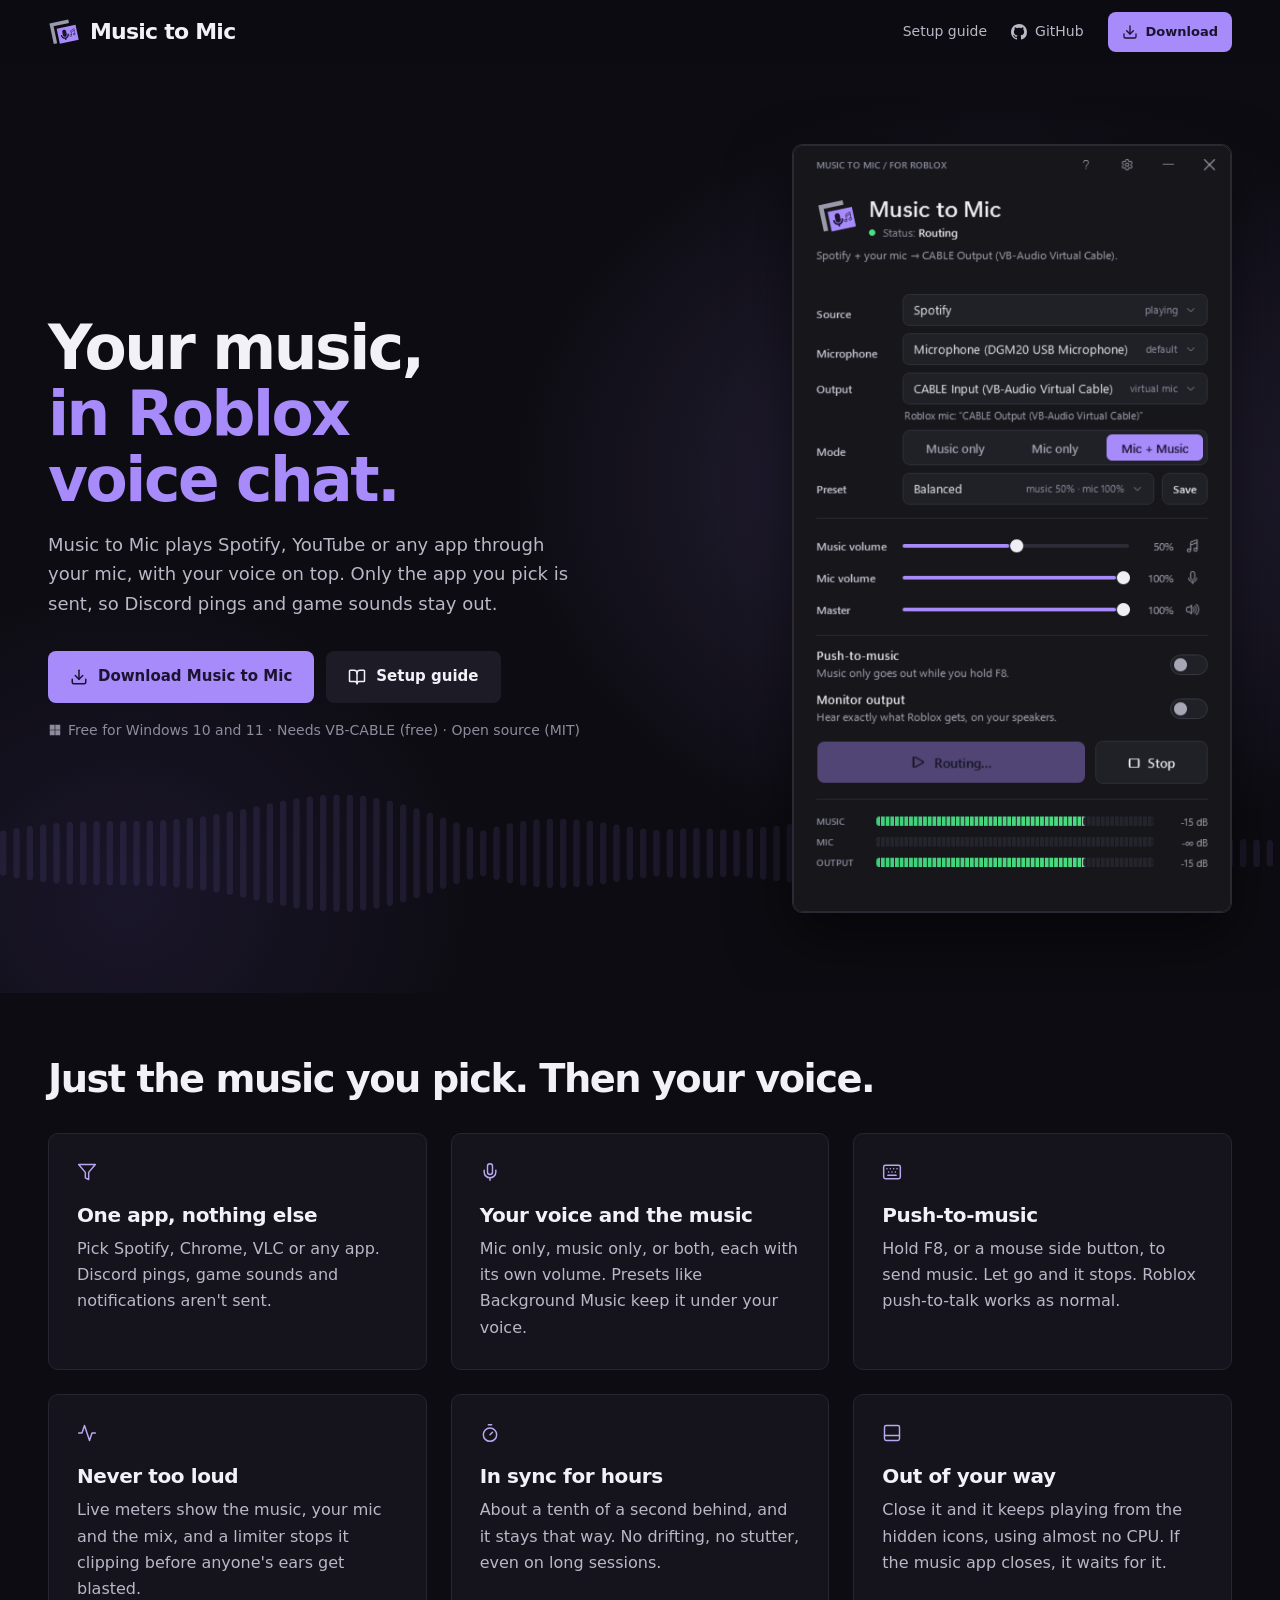
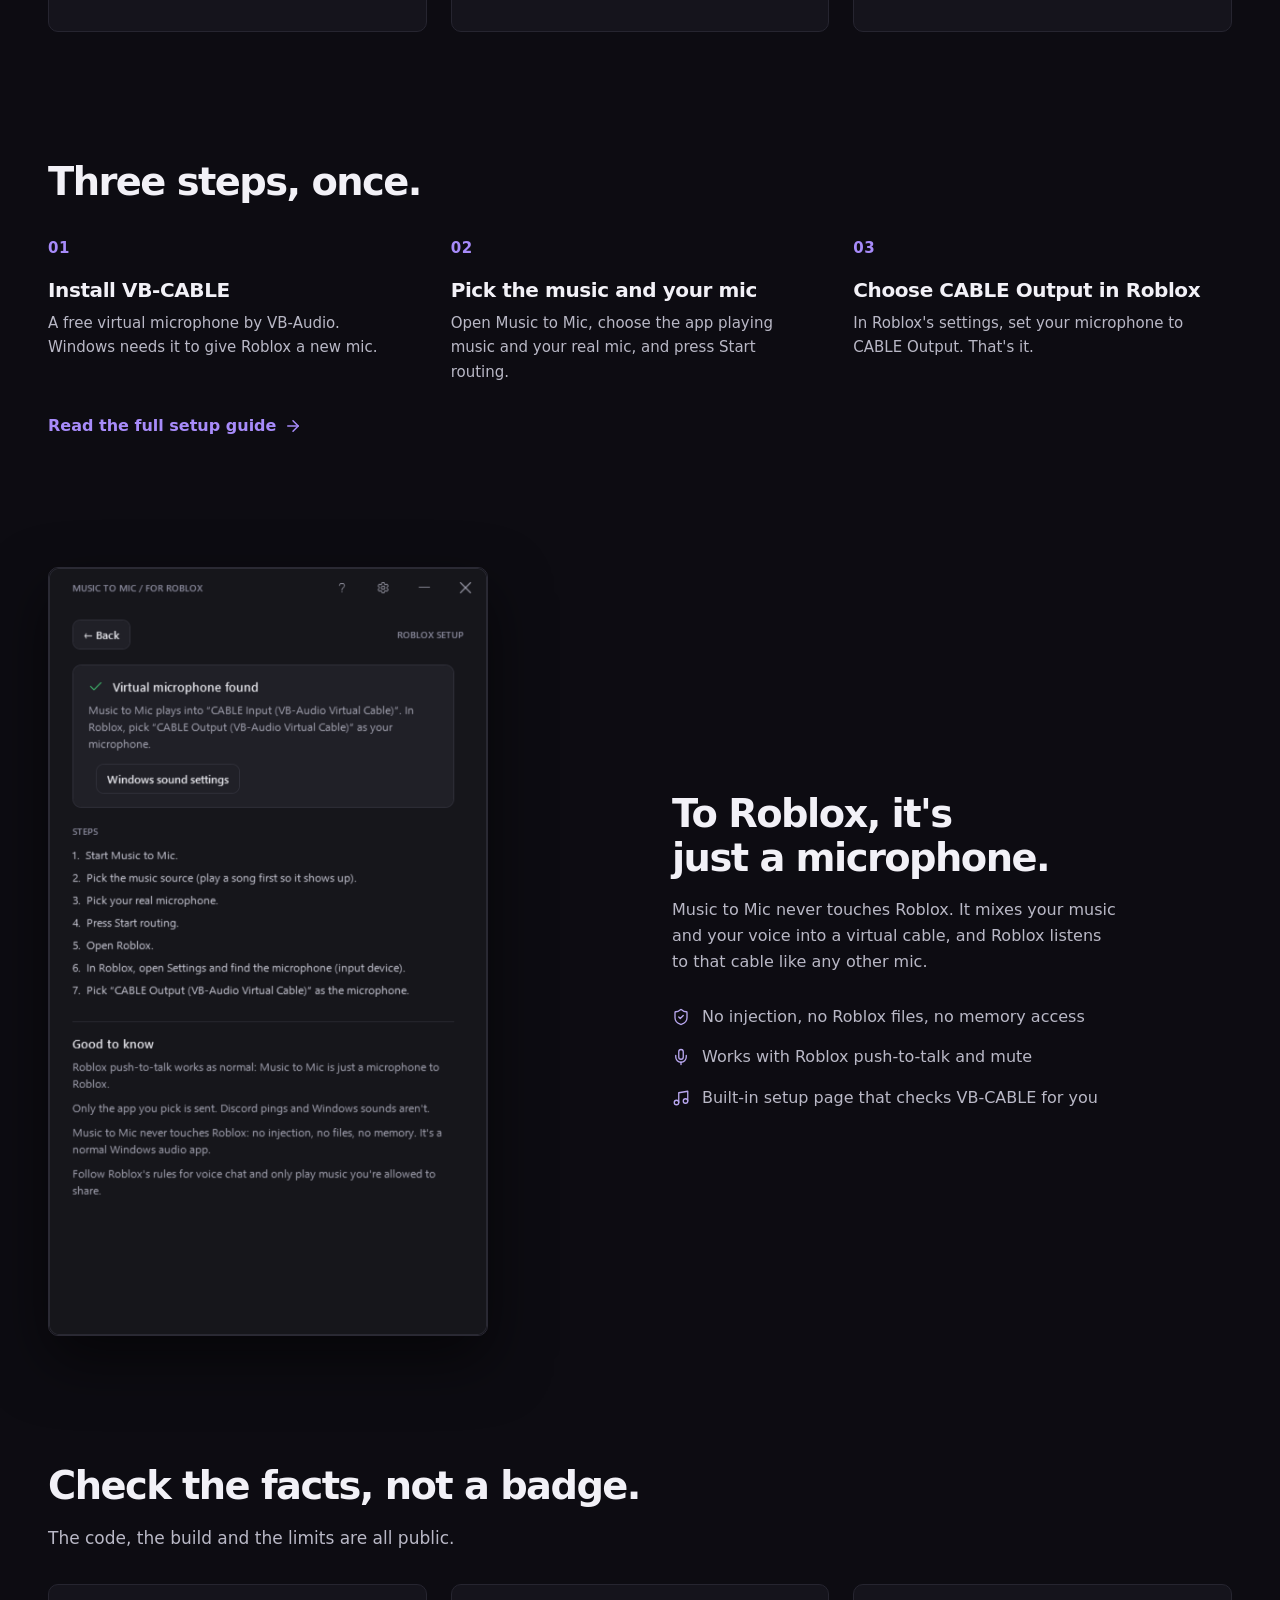
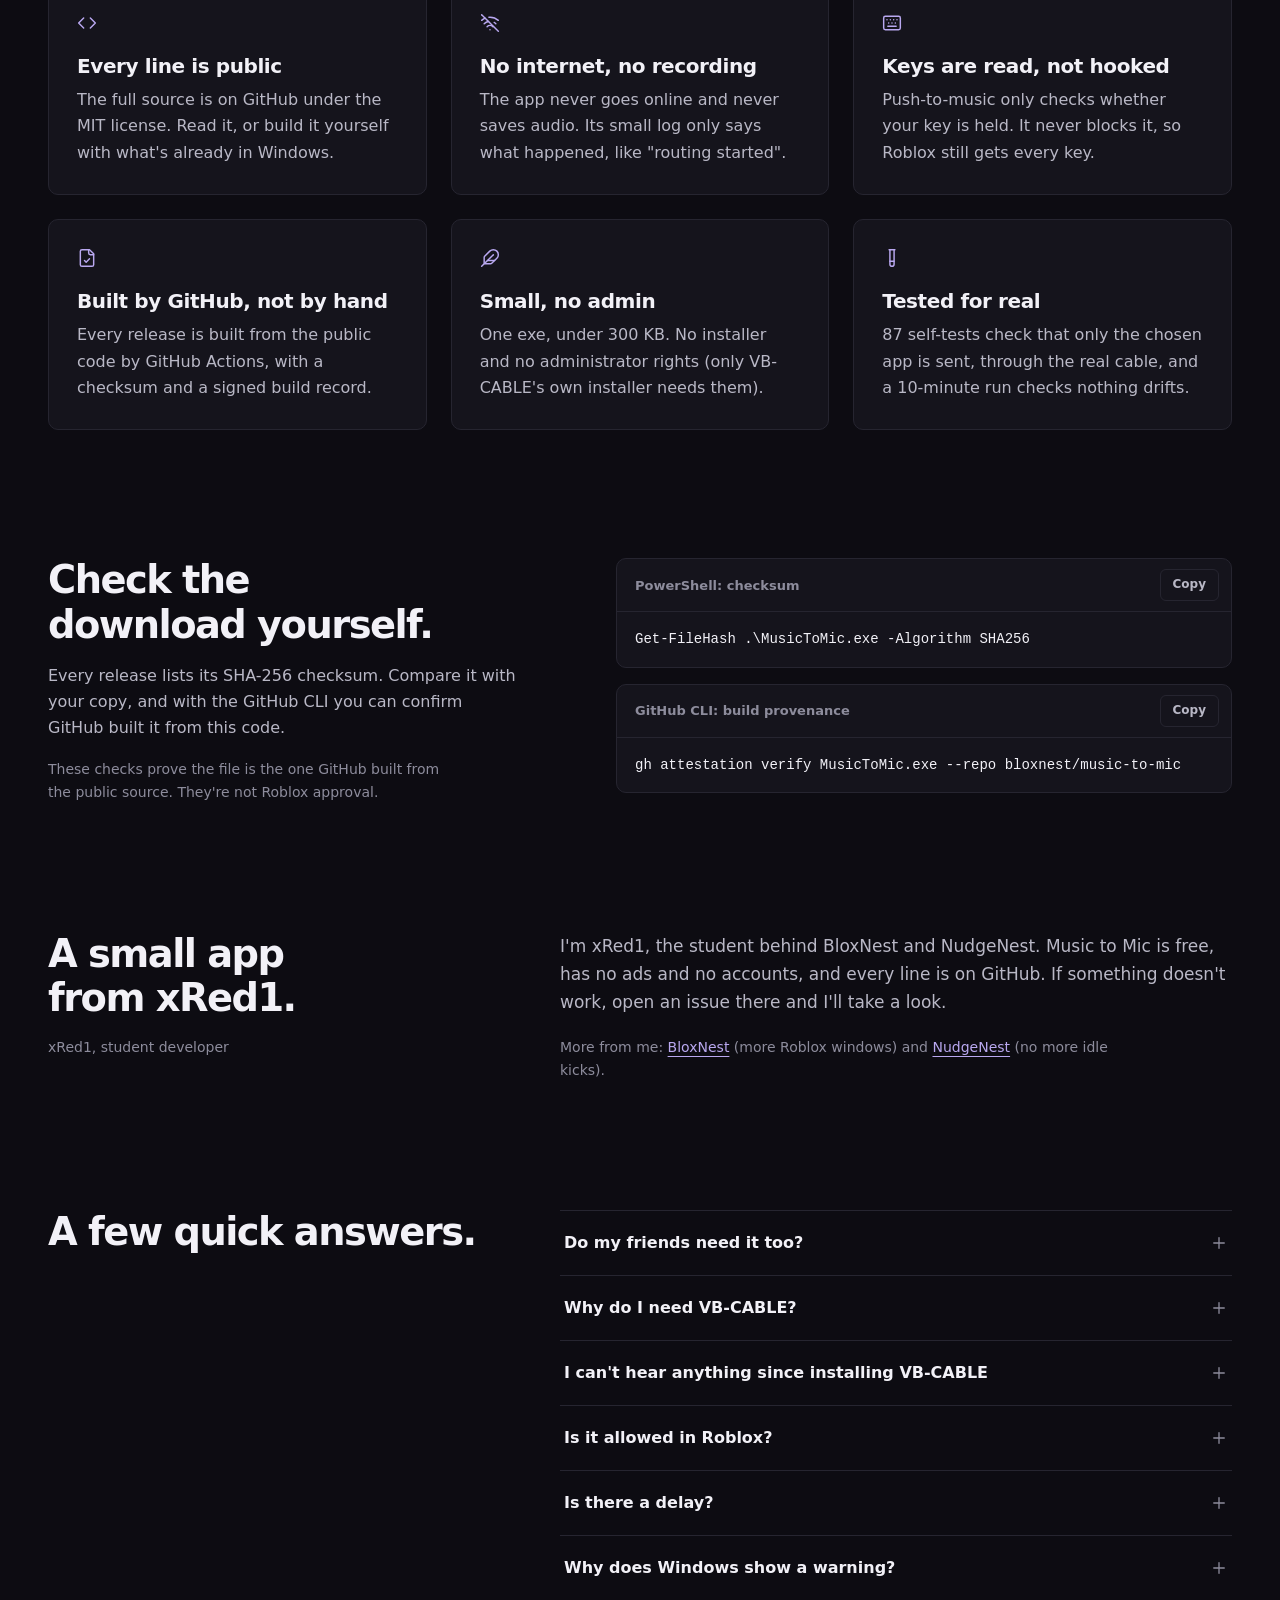
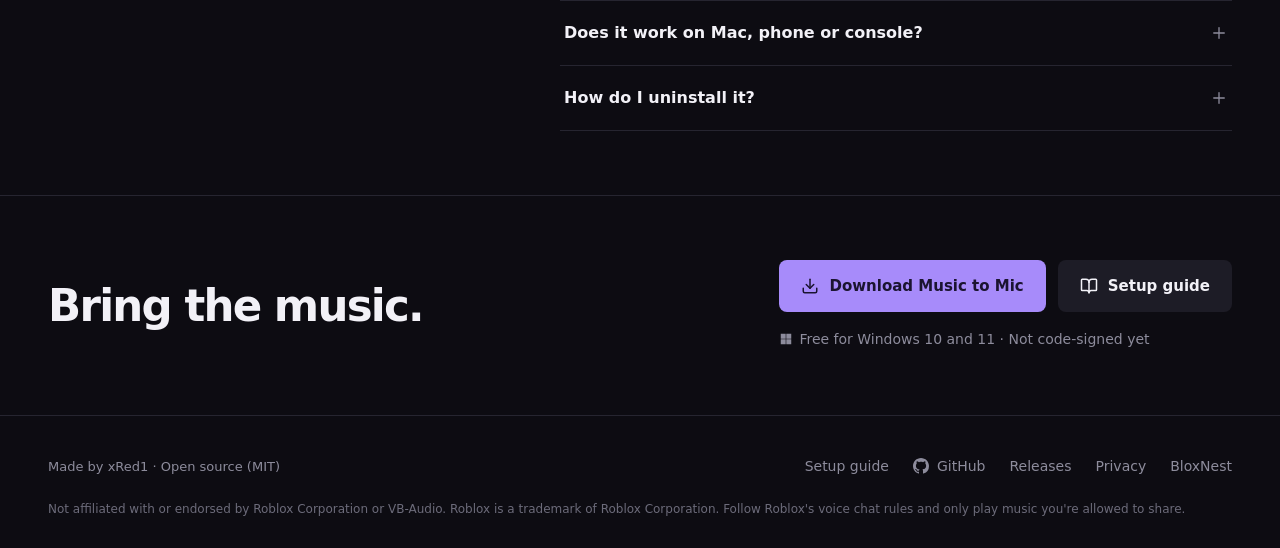
<file: docs/index.html>
<!DOCTYPE html>
<html lang="en">
<head>
  <meta charset="utf-8">
  <meta name="viewport" content="width=device-width, initial-scale=1">
  <title>Music to Mic | Play Music in Roblox Voice Chat</title>
  <meta name="description" content="Play Spotify, YouTube or any app through your mic in Roblox voice chat, with your voice on top. Free and open source for Windows. Made by xRed1.">
  <meta name="robots" content="index, follow">
  <meta name="author" content="xRed1">
  <meta name="application-name" content="Music to Mic">
  <meta name="theme-color" content="#0d0c12">
  <link rel="canonical" href="https://bloxnest.github.io/music-to-mic/">
  <link rel="icon" href="favicon.ico" sizes="any">
  <link rel="icon" type="image/svg+xml" href="assets/favicon.svg">
  <link rel="icon" type="image/png" sizes="32x32" href="assets/favicon-32.png">
  <link rel="apple-touch-icon" href="apple-touch-icon.png">
  <link rel="manifest" href="site.webmanifest">
  <meta property="og:type" content="website">
  <meta property="og:site_name" content="Music to Mic">
  <meta property="og:title" content="Music to Mic | Play Music in Roblox Voice Chat">
  <meta property="og:description" content="Your music, in Roblox voice chat. Play Spotify, YouTube or any app through your mic, with your voice on top. Free for Windows.">
  <meta property="og:url" content="https://bloxnest.github.io/music-to-mic/">
  <meta property="og:locale" content="en_US">
  <meta property="og:image" content="https://bloxnest.github.io/music-to-mic/assets/og-image.jpg">
  <meta property="og:image:type" content="image/jpeg">
  <meta property="og:image:width" content="1200">
  <meta property="og:image:height" content="630">
  <meta property="og:image:alt" content="Music to Mic logo and headline next to the app window, routing Spotify and a microphone into Roblox voice chat.">
  <meta name="twitter:card" content="summary_large_image">
  <meta name="twitter:title" content="Music to Mic | Play Music in Roblox Voice Chat">
  <meta name="twitter:description" content="Play Spotify, YouTube or any app through your mic in Roblox voice chat. Free for Windows.">
  <meta name="twitter:image" content="https://bloxnest.github.io/music-to-mic/assets/og-image.jpg">
  <script type="application/ld+json">
  {
    "@context": "https://schema.org",
    "@type": "SoftwareApplication",
    "name": "Music to Mic",
    "url": "https://bloxnest.github.io/music-to-mic/",
    "description": "Play an app's audio, like Spotify or YouTube, through a virtual microphone in Roblox voice chat, mixed with your real mic.",
    "applicationCategory": "MultimediaApplication",
    "operatingSystem": "Windows 10, Windows 11",
    "softwareVersion": "1.0.0",
    "downloadUrl": "https://github.com/bloxnest/music-to-mic/releases/latest/download/MusicToMic.exe",
    "isAccessibleForFree": true,
    "offers": { "@type": "Offer", "price": 0, "priceCurrency": "USD" },
    "license": "https://github.com/bloxnest/music-to-mic/blob/main/LICENSE",
    "image": "https://bloxnest.github.io/music-to-mic/assets/og-image.jpg",
    "screenshot": ["https://bloxnest.github.io/music-to-mic/assets/app-main.png"],
    "sameAs": ["https://github.com/bloxnest/music-to-mic"],
    "author": { "@type": "Person", "name": "xRed1" }
  }
  </script>
  <link rel="stylesheet" href="assets/site.css">
</head>
<body>
  <!-- Interface icons: Lucide (ISC licence). Brand marks: GitHub and Microsoft Windows. -->
  <svg width="0" height="0" style="position:absolute" aria-hidden="true" focusable="false">
    <defs>
      <symbol id="i-download" viewBox="0 0 24 24" fill="none" stroke="currentColor" stroke-width="2" stroke-linecap="round" stroke-linejoin="round"><path d="M21 15v4a2 2 0 0 1-2 2H5a2 2 0 0 1-2-2v-4"/><polyline points="7 10 12 15 17 10"/><line x1="12" x2="12" y1="15" y2="3"/></symbol>
      <symbol id="i-book" viewBox="0 0 24 24" fill="none" stroke="currentColor" stroke-width="2" stroke-linecap="round" stroke-linejoin="round"><path d="M12 7v14"/><path d="M3 18a1 1 0 0 1-1-1V4a1 1 0 0 1 1-1h5a4 4 0 0 1 4 4 4 4 0 0 1 4-4h5a1 1 0 0 1 1 1v13a1 1 0 0 1-1 1h-6a3 3 0 0 0-3 3 3 3 0 0 0-3-3z"/></symbol>
      <symbol id="i-filter" viewBox="0 0 24 24" fill="none" stroke="currentColor" stroke-width="1.75" stroke-linecap="round" stroke-linejoin="round"><polygon points="22 3 2 3 10 12.46 10 19 14 21 14 12.46 22 3"/></symbol>
      <symbol id="i-mic" viewBox="0 0 24 24" fill="none" stroke="currentColor" stroke-width="1.75" stroke-linecap="round" stroke-linejoin="round"><path d="M12 2a3 3 0 0 0-3 3v7a3 3 0 0 0 6 0V5a3 3 0 0 0-3-3Z"/><path d="M19 10v2a7 7 0 0 1-14 0v-2"/><line x1="12" x2="12" y1="19" y2="22"/></symbol>
      <symbol id="i-music" viewBox="0 0 24 24" fill="none" stroke="currentColor" stroke-width="1.75" stroke-linecap="round" stroke-linejoin="round"><path d="M9 18V5l12-2v13"/><circle cx="6" cy="18" r="3"/><circle cx="18" cy="16" r="3"/></symbol>
      <symbol id="i-keyboard" viewBox="0 0 24 24" fill="none" stroke="currentColor" stroke-width="1.75" stroke-linecap="round" stroke-linejoin="round"><rect width="20" height="16" x="2" y="4" rx="2"/><path d="M6 8h.01M10 8h.01M14 8h.01M18 8h.01M8 12h.01M12 12h.01M16 12h.01M7 16h10"/></symbol>
      <symbol id="i-activity" viewBox="0 0 24 24" fill="none" stroke="currentColor" stroke-width="1.75" stroke-linecap="round" stroke-linejoin="round"><path d="M22 12h-4l-3 9L9 3l-3 9H2"/></symbol>
      <symbol id="i-timer" viewBox="0 0 24 24" fill="none" stroke="currentColor" stroke-width="1.75" stroke-linecap="round" stroke-linejoin="round"><line x1="10" x2="14" y1="2" y2="2"/><line x1="12" x2="15" y1="14" y2="11"/><circle cx="12" cy="14" r="8"/></symbol>
      <symbol id="i-panel-bottom" viewBox="0 0 24 24" fill="none" stroke="currentColor" stroke-width="1.75" stroke-linecap="round" stroke-linejoin="round"><rect width="18" height="18" x="3" y="3" rx="2"/><path d="M3 15h18"/></symbol>
      <symbol id="i-shield-check" viewBox="0 0 24 24" fill="none" stroke="currentColor" stroke-width="1.75" stroke-linecap="round" stroke-linejoin="round"><path d="M20 13c0 5-3.5 7.5-7.66 8.95a1 1 0 0 1-.67-.01C7.5 20.5 4 18 4 13V6a1 1 0 0 1 1-1c2 0 4.5-1.2 6.24-2.72a1.17 1.17 0 0 1 1.52 0C14.51 3.81 17 5 19 5a1 1 0 0 1 1 1z"/><path d="m9 12 2 2 4-4"/></symbol>
      <symbol id="i-code" viewBox="0 0 24 24" fill="none" stroke="currentColor" stroke-width="1.75" stroke-linecap="round" stroke-linejoin="round"><path d="m16 18 6-6-6-6"/><path d="m8 6-6 6 6 6"/></symbol>
      <symbol id="i-wifi-off" viewBox="0 0 24 24" fill="none" stroke="currentColor" stroke-width="1.75" stroke-linecap="round" stroke-linejoin="round"><path d="M12 20h.01"/><path d="M8.5 16.43a5 5 0 0 1 7 0"/><path d="M5 12.86a10 10 0 0 1 5.17-2.69"/><path d="M19 12.86a10 10 0 0 0-2-1.52"/><path d="M2 8.82a15 15 0 0 1 4.18-2.64"/><path d="M22 8.82a15 15 0 0 0-11.29-3.76"/><path d="m2 2 20 20"/></symbol>
      <symbol id="i-file-check" viewBox="0 0 24 24" fill="none" stroke="currentColor" stroke-width="1.75" stroke-linecap="round" stroke-linejoin="round"><path d="M15 2H6a2 2 0 0 0-2 2v16a2 2 0 0 0 2 2h12a2 2 0 0 0 2-2V7Z"/><path d="M14 2v4a2 2 0 0 0 2 2h4"/><path d="m9 15 2 2 4-4"/></symbol>
      <symbol id="i-feather" viewBox="0 0 24 24" fill="none" stroke="currentColor" stroke-width="1.75" stroke-linecap="round" stroke-linejoin="round"><path d="M12.67 19a2 2 0 0 0 1.42-.59l6.15-6.17a6 6 0 0 0-8.49-8.49L5.59 9.91A2 2 0 0 0 5 11.33V18a1 1 0 0 0 1 1z"/><path d="M16 8 2 22"/><path d="M17.5 15H9"/></symbol>
      <symbol id="i-test-tube" viewBox="0 0 24 24" fill="none" stroke="currentColor" stroke-width="1.75" stroke-linecap="round" stroke-linejoin="round"><path d="M14.5 2v17.5c0 1.4-1.1 2.5-2.5 2.5s-2.5-1.1-2.5-2.5V2"/><path d="M8.5 2h7"/><path d="M14.5 16h-5"/></symbol>
      <symbol id="i-plus" viewBox="0 0 24 24" fill="none" stroke="currentColor" stroke-width="1.75" stroke-linecap="round" stroke-linejoin="round"><path d="M5 12h14"/><path d="M12 5v14"/></symbol>
      <symbol id="i-info" viewBox="0 0 24 24" fill="none" stroke="currentColor" stroke-width="2" stroke-linecap="round" stroke-linejoin="round"><circle cx="12" cy="12" r="10"/><path d="M12 16v-4"/><path d="M12 8h.01"/></symbol>
      <symbol id="i-alert" viewBox="0 0 24 24" fill="none" stroke="currentColor" stroke-width="2" stroke-linecap="round" stroke-linejoin="round"><path d="m21.73 18-8-14a2 2 0 0 0-3.48 0l-8 14A2 2 0 0 0 4 21h16a2 2 0 0 0 1.73-3"/><path d="M12 9v4"/><path d="M12 17h.01"/></symbol>
      <symbol id="i-arrow-right" viewBox="0 0 24 24" fill="none" stroke="currentColor" stroke-width="2" stroke-linecap="round" stroke-linejoin="round"><path d="M5 12h14"/><path d="m12 5 7 7-7 7"/></symbol>
      <symbol id="i-external" viewBox="0 0 24 24" fill="none" stroke="currentColor" stroke-width="2" stroke-linecap="round" stroke-linejoin="round"><path d="M15 3h6v6"/><path d="M10 14 21 3"/><path d="M18 13v6a2 2 0 0 1-2 2H5a2 2 0 0 1-2-2V8a2 2 0 0 1 2-2h6"/></symbol>
      <symbol id="i-github" viewBox="0 0 16 16" fill="currentColor"><path d="M8 0C3.58 0 0 3.58 0 8c0 3.54 2.29 6.53 5.47 7.59.4.07.55-.17.55-.38 0-.19-.01-.82-.01-1.49-2.01.37-2.53-.49-2.69-.94-.09-.23-.48-.94-.82-1.13-.28-.15-.68-.52-.01-.53.63-.01 1.08.58 1.23.82.72 1.21 1.87.87 2.33.66.07-.52.28-.87.51-1.07-1.78-.2-3.64-.89-3.64-3.95 0-.87.31-1.59.82-2.15-.08-.2-.36-1.02.08-2.12 0 0 .67-.21 2.2.82.64-.18 1.32-.27 2-.27.68 0 1.36.09 2 .27 1.53-1.04 2.2-.82 2.2-.82.44 1.1.16 1.92.08 2.12.51.56.82 1.27.82 2.15 0 3.07-1.87 3.75-3.65 3.95.29.25.54.73.54 1.48 0 1.07-.01 1.93-.01 2.2 0 .21.15.46.55.38A8.013 8.013 0 0 0 16 8c0-4.42-3.58-8-8-8z"/></symbol>
      <symbol id="i-windows" viewBox="0 0 24 24" fill="currentColor"><path d="M3 3h8.5v8.5H3zM12.5 3H21v8.5h-8.5zM3 12.5h8.5V21H3zM12.5 12.5H21V21h-8.5z"/></symbol>
    </defs>
  </svg>
  <a class="skip-link" href="#main">Skip to content</a>

  <header class="site-header">
    <nav class="nav container" aria-label="Main navigation">
      <a class="brand" href="./" aria-label="Music to Mic home">
        <img src="assets/logo.svg" width="32" height="32" alt="">
        <span>Music to Mic</span>
      </a>
      <div class="nav-actions">
        <a class="text-link" href="guide.html">Setup guide</a>
        <a class="text-link nav-github" href="https://github.com/bloxnest/music-to-mic">
          <svg class="icon" aria-hidden="true" focusable="false"><use href="#i-github"/></svg>GitHub
        </a>
        <a class="button button-small" href="https://github.com/bloxnest/music-to-mic/releases/latest/download/MusicToMic.exe" aria-label="Download Music to Mic for Windows">
          <svg class="icon" aria-hidden="true" focusable="false"><use href="#i-download"/></svg>Download
        </a>
      </div>
    </nav>
  </header>

  <main id="main" tabindex="-1">
    <section class="hero" aria-labelledby="hero-title">
      <svg class="hero-wave" viewBox="0 0 1200 240" preserveAspectRatio="none" aria-hidden="true" focusable="false">
        <g fill="currentColor"><rect x="0.0" y="100.4" width="6" height="39.1" rx="3"/><rect x="12.5" y="98.3" width="6" height="43.4" rx="3"/><rect x="25.0" y="96.5" width="6" height="47.0" rx="3"/><rect x="37.5" y="95.0" width="6" height="49.9" rx="3"/><rect x="50.0" y="93.9" width="6" height="52.2" rx="3"/><rect x="62.5" y="93.1" width="6" height="53.8" rx="3"/><rect x="75.0" y="92.6" width="6" height="54.8" rx="3"/><rect x="87.5" y="92.3" width="6" height="55.3" rx="3"/><rect x="100.0" y="92.2" width="6" height="55.6" rx="3"/><rect x="112.5" y="92.1" width="6" height="55.7" rx="3"/><rect x="125.0" y="92.0" width="6" height="56.0" rx="3"/><rect x="137.5" y="91.8" width="6" height="56.5" rx="3"/><rect x="150.0" y="91.3" width="6" height="57.4" rx="3"/><rect x="162.5" y="90.5" width="6" height="58.9" rx="3"/><rect x="175.0" y="89.4" width="6" height="61.1" rx="3"/><rect x="187.5" y="88.0" width="6" height="64.0" rx="3"/><rect x="200.0" y="86.2" width="6" height="67.6" rx="3"/><rect x="212.5" y="84.1" width="6" height="71.8" rx="3"/><rect x="225.0" y="81.8" width="6" height="76.4" rx="3"/><rect x="237.5" y="79.4" width="6" height="81.3" rx="3"/><rect x="250.0" y="76.9" width="6" height="86.2" rx="3"/><rect x="262.5" y="74.6" width="6" height="90.8" rx="3"/><rect x="275.0" y="72.6" width="6" height="94.9" rx="3"/><rect x="287.5" y="70.9" width="6" height="98.1" rx="3"/><rect x="300.0" y="69.8" width="6" height="100.4" rx="3"/><rect x="312.5" y="69.3" width="6" height="101.3" rx="3"/><rect x="325.0" y="69.6" width="6" height="100.9" rx="3"/><rect x="337.5" y="70.5" width="6" height="98.9" rx="3"/><rect x="350.0" y="72.3" width="6" height="95.5" rx="3"/><rect x="362.5" y="74.7" width="6" height="90.7" rx="3"/><rect x="375.0" y="77.7" width="6" height="84.6" rx="3"/><rect x="387.5" y="81.2" width="6" height="77.6" rx="3"/><rect x="400.0" y="85.1" width="6" height="69.8" rx="3"/><rect x="412.5" y="89.2" width="6" height="61.6" rx="3"/><rect x="425.0" y="93.3" width="6" height="53.4" rx="3"/><rect x="437.5" y="97.3" width="6" height="45.4" rx="3"/><rect x="450.0" y="100.4" width="6" height="39.3" rx="3"/><rect x="462.5" y="97.0" width="6" height="46.0" rx="3"/><rect x="475.0" y="94.2" width="6" height="51.6" rx="3"/><rect x="487.5" y="92.1" width="6" height="55.8" rx="3"/><rect x="500.0" y="90.7" width="6" height="58.5" rx="3"/><rect x="512.5" y="90.1" width="6" height="59.8" rx="3"/><rect x="525.0" y="90.2" width="6" height="59.7" rx="3"/><rect x="537.5" y="90.8" width="6" height="58.4" rx="3"/><rect x="550.0" y="92.0" width="6" height="56.1" rx="3"/><rect x="562.5" y="93.5" width="6" height="53.1" rx="3"/><rect x="575.0" y="95.2" width="6" height="49.6" rx="3"/><rect x="587.5" y="96.9" width="6" height="46.1" rx="3"/><rect x="600.0" y="98.6" width="6" height="42.8" rx="3"/><rect x="612.5" y="100.0" width="6" height="40.0" rx="3"/><rect x="625.0" y="99.0" width="6" height="42.1" rx="3"/><rect x="637.5" y="98.4" width="6" height="43.3" rx="3"/><rect x="650.0" y="98.2" width="6" height="43.5" rx="3"/><rect x="662.5" y="98.6" width="6" height="42.8" rx="3"/><rect x="675.0" y="99.4" width="6" height="41.2" rx="3"/><rect x="687.5" y="100.0" width="6" height="40.1" rx="3"/><rect x="700.0" y="98.7" width="6" height="42.6" rx="3"/><rect x="712.5" y="97.3" width="6" height="45.4" rx="3"/><rect x="725.0" y="96.0" width="6" height="48.0" rx="3"/><rect x="737.5" y="94.8" width="6" height="50.4" rx="3"/><rect x="750.0" y="94.0" width="6" height="52.1" rx="3"/><rect x="762.5" y="93.5" width="6" height="52.9" rx="3"/><rect x="775.0" y="93.7" width="6" height="52.7" rx="3"/><rect x="787.5" y="94.4" width="6" height="51.2" rx="3"/><rect x="800.0" y="95.7" width="6" height="48.5" rx="3"/><rect x="812.5" y="97.7" width="6" height="44.6" rx="3"/><rect x="825.0" y="100.2" width="6" height="39.5" rx="3"/><rect x="837.5" y="100.4" width="6" height="39.2" rx="3"/><rect x="850.0" y="97.4" width="6" height="45.2" rx="3"/><rect x="862.5" y="94.2" width="6" height="51.6" rx="3"/><rect x="875.0" y="91.0" width="6" height="58.0" rx="3"/><rect x="887.5" y="87.9" width="6" height="64.3" rx="3"/><rect x="900.0" y="85.0" width="6" height="69.9" rx="3"/><rect x="912.5" y="82.6" width="6" height="74.8" rx="3"/><rect x="925.0" y="80.7" width="6" height="78.6" rx="3"/><rect x="937.5" y="79.4" width="6" height="81.1" rx="3"/><rect x="950.0" y="78.8" width="6" height="82.3" rx="3"/><rect x="962.5" y="78.9" width="6" height="82.1" rx="3"/><rect x="975.0" y="79.7" width="6" height="80.5" rx="3"/><rect x="987.5" y="81.1" width="6" height="77.7" rx="3"/><rect x="1000.0" y="83.1" width="6" height="73.8" rx="3"/><rect x="1012.5" y="85.5" width="6" height="69.0" rx="3"/><rect x="1025.0" y="88.2" width="6" height="63.7" rx="3"/><rect x="1037.5" y="91.1" width="6" height="57.9" rx="3"/><rect x="1050.0" y="94.0" width="6" height="52.0" rx="3"/><rect x="1062.5" y="96.8" width="6" height="46.3" rx="3"/><rect x="1075.0" y="99.5" width="6" height="41.0" rx="3"/><rect x="1087.5" y="101.9" width="6" height="36.2" rx="3"/><rect x="1100.0" y="104.0" width="6" height="32.0" rx="3"/><rect x="1112.5" y="105.7" width="6" height="28.6" rx="3"/><rect x="1125.0" y="107.0" width="6" height="26.0" rx="3"/><rect x="1137.5" y="107.6" width="6" height="24.7" rx="3"/><rect x="1150.0" y="107.6" width="6" height="24.9" rx="3"/><rect x="1162.5" y="107.7" width="6" height="24.5" rx="3"/><rect x="1175.0" y="108.1" width="6" height="23.9" rx="3"/><rect x="1187.5" y="108.5" width="6" height="23.0" rx="3"/></g>
      </svg>
      <div class="hero-grid container">
        <div class="hero-copy">
          <h1 id="hero-title">Your music, <span>in Roblox voice chat.</span></h1>
          <p class="hero-description">Music to Mic plays Spotify, YouTube or any app through your mic, with your voice on top. Only the app you pick is sent, so Discord pings and game sounds stay out.</p>
          <div class="actions">
            <a class="button" href="https://github.com/bloxnest/music-to-mic/releases/latest/download/MusicToMic.exe">
              <svg class="icon" aria-hidden="true" focusable="false"><use href="#i-download"/></svg>Download Music to Mic
            </a>
            <a class="button button-secondary" href="guide.html">
              <svg class="icon" aria-hidden="true" focusable="false"><use href="#i-book"/></svg>Setup guide
            </a>
          </div>
          <p class="platform">
            <svg class="icon" aria-hidden="true" focusable="false"><use href="#i-windows"/></svg>Free for Windows 10 and 11 · Needs VB-CABLE (free) · Open source (MIT)
          </p>
        </div>
        <img class="hero-app shot" src="assets/app-main.png" width="468" height="819" loading="eager" fetchpriority="high" decoding="async"
             alt="Music to Mic window routing Spotify and a microphone into CABLE Input, with the music, mic and output meters lit.">
      </div>
    </section>

    <section class="section container" aria-labelledby="features-title">
      <h2 class="section-title" id="features-title" data-reveal>Just the music you pick. Then your voice.</h2>
      <ul class="three-columns" role="list">
        <li class="feature" data-reveal data-delay="60">
          <svg class="icon" aria-hidden="true" focusable="false"><use href="#i-filter"/></svg>
          <h3>One app, nothing else</h3>
          <p>Pick Spotify, Chrome, VLC or any app. Discord pings, game sounds and notifications aren't sent.</p>
        </li>
        <li class="feature" data-reveal data-delay="120">
          <svg class="icon" aria-hidden="true" focusable="false"><use href="#i-mic"/></svg>
          <h3>Your voice and the music</h3>
          <p>Mic only, music only, or both, each with its own volume. Presets like Background Music keep it under your voice.</p>
        </li>
        <li class="feature" data-reveal data-delay="180">
          <svg class="icon" aria-hidden="true" focusable="false"><use href="#i-keyboard"/></svg>
          <h3>Push-to-music</h3>
          <p>Hold F8, or a mouse side button, to send music. Let go and it stops. Roblox push-to-talk works as normal.</p>
        </li>
        <li class="feature" data-reveal data-delay="60">
          <svg class="icon" aria-hidden="true" focusable="false"><use href="#i-activity"/></svg>
          <h3>Never too loud</h3>
          <p>Live meters show the music, your mic and the mix, and a limiter stops it clipping before anyone's ears get blasted.</p>
        </li>
        <li class="feature" data-reveal data-delay="120">
          <svg class="icon" aria-hidden="true" focusable="false"><use href="#i-timer"/></svg>
          <h3>In sync for hours</h3>
          <p>About a tenth of a second behind, and it stays that way. No drifting, no stutter, even on long sessions.</p>
        </li>
        <li class="feature" data-reveal data-delay="180">
          <svg class="icon" aria-hidden="true" focusable="false"><use href="#i-panel-bottom"/></svg>
          <h3>Out of your way</h3>
          <p>Close it and it keeps playing from the hidden icons, using almost no CPU. If the music app closes, it waits for it.</p>
        </li>
      </ul>
    </section>

    <section class="section container" aria-labelledby="how-title" data-reveal>
      <h2 class="section-title" id="how-title">Three steps, once.</h2>
      <ol class="three-columns steps" role="list">
        <li class="step">
          <span class="step-number" aria-hidden="true">01</span>
          <h3>Install VB-CABLE</h3>
          <p>A free virtual microphone by VB-Audio. Windows needs it to give Roblox a new mic.</p>
        </li>
        <li class="step">
          <span class="step-number" aria-hidden="true">02</span>
          <h3>Pick the music and your mic</h3>
          <p>Open Music to Mic, choose the app playing music and your real mic, and press Start routing.</p>
        </li>
        <li class="step">
          <span class="step-number" aria-hidden="true">03</span>
          <h3>Choose CABLE Output in Roblox</h3>
          <p>In Roblox's settings, set your microphone to CABLE Output. That's it.</p>
        </li>
      </ol>
      <a class="more-link" href="guide.html">Read the full setup guide <svg class="icon" aria-hidden="true" focusable="false"><use href="#i-arrow-right"/></svg></a>
    </section>

    <section class="section container" aria-labelledby="showcase-title">
      <div class="split">
        <img class="showcase-art shot" src="assets/app-setup.png" width="468" height="819" loading="lazy" decoding="async" data-reveal
             alt="Music to Mic's Roblox Setup page: virtual microphone found, and the seven setup steps.">
        <div class="showcase-copy" data-reveal data-delay="90">
          <h2 id="showcase-title">To Roblox, it's<br>just a microphone.</h2>
          <p>Music to Mic never touches Roblox. It mixes your music and your voice into a virtual cable, and Roblox listens to that cable like any other mic.</p>
          <ul class="points">
            <li><svg class="icon" aria-hidden="true" focusable="false"><use href="#i-shield-check"/></svg>No injection, no Roblox files, no memory access</li>
            <li><svg class="icon" aria-hidden="true" focusable="false"><use href="#i-mic"/></svg>Works with Roblox push-to-talk and mute</li>
            <li><svg class="icon" aria-hidden="true" focusable="false"><use href="#i-music"/></svg>Built-in setup page that checks VB-CABLE for you</li>
          </ul>
        </div>
      </div>
    </section>

    <section class="section container" id="safety" aria-labelledby="safety-title">
      <h2 class="section-title" id="safety-title" data-reveal>Check the facts, not a badge.</h2>
      <p class="section-intro" data-reveal>The code, the build and the limits are all public.</p>
      <ul class="three-columns" role="list">
        <li class="feature" data-reveal data-delay="60">
          <svg class="icon" aria-hidden="true" focusable="false"><use href="#i-code"/></svg>
          <h3>Every line is public</h3>
          <p>The full source is on GitHub under the MIT license. Read it, or build it yourself with what's already in Windows.</p>
        </li>
        <li class="feature" data-reveal data-delay="120">
          <svg class="icon" aria-hidden="true" focusable="false"><use href="#i-wifi-off"/></svg>
          <h3>No internet, no recording</h3>
          <p>The app never goes online and never saves audio. Its small log only says what happened, like "routing started".</p>
        </li>
        <li class="feature" data-reveal data-delay="180">
          <svg class="icon" aria-hidden="true" focusable="false"><use href="#i-keyboard"/></svg>
          <h3>Keys are read, not hooked</h3>
          <p>Push-to-music only checks whether your key is held. It never blocks it, so Roblox still gets every key.</p>
        </li>
        <li class="feature" data-reveal data-delay="60">
          <svg class="icon" aria-hidden="true" focusable="false"><use href="#i-file-check"/></svg>
          <h3>Built by GitHub, not by hand</h3>
          <p>Every release is built from the public code by GitHub Actions, with a checksum and a signed build record.</p>
        </li>
        <li class="feature" data-reveal data-delay="120">
          <svg class="icon" aria-hidden="true" focusable="false"><use href="#i-feather"/></svg>
          <h3>Small, no admin</h3>
          <p>One exe, under 300 KB. No installer and no administrator rights (only VB-CABLE's own installer needs them).</p>
        </li>
        <li class="feature" data-reveal data-delay="180">
          <svg class="icon" aria-hidden="true" focusable="false"><use href="#i-test-tube"/></svg>
          <h3>Tested for real</h3>
          <p>87 self-tests check that only the chosen app is sent, through the real cable, and a 10-minute run checks nothing drifts.</p>
        </li>
      </ul>
    </section>

    <section class="section container" id="verify" aria-labelledby="verify-title">
      <div class="split verify-grid" data-reveal>
        <div class="verify-copy">
          <h2 id="verify-title">Check the download yourself.</h2>
          <p>Every release lists its SHA-256 checksum. Compare it with your copy, and with the GitHub CLI you can confirm GitHub built it from this code.</p>
          <p class="fine">These checks prove the file is the one GitHub built from the public source. They're not Roblox approval.</p>
        </div>
        <div class="commands">
          <div class="command">
            <div class="command-head"><span>PowerShell: checksum</span><button class="copy" type="button" data-copy="c1">Copy</button></div>
            <pre id="c1">Get-FileHash .\MusicToMic.exe -Algorithm SHA256</pre>
          </div>
          <div class="command">
            <div class="command-head"><span>GitHub CLI: build provenance</span><button class="copy" type="button" data-copy="c2">Copy</button></div>
            <pre id="c2">gh attestation verify MusicToMic.exe --repo bloxnest/music-to-mic</pre>
          </div>
        </div>
      </div>
    </section>

    <section class="section container" aria-labelledby="story-title">
      <div class="split story-grid" data-reveal>
        <div>
          <h2 id="story-title">A small app from xRed1.</h2>
          <p class="signature">xRed1, student developer</p>
        </div>
        <div class="story-copy">
          <p>I'm xRed1, the student behind BloxNest and NudgeNest. Music to Mic is free, has no ads and no accounts, and every line is on GitHub. If something doesn't work, open an issue there and I'll take a look.</p>
          <p class="aside">More from me: <a href="https://bloxnest.github.io/">BloxNest</a> (more Roblox windows) and <a href="https://bloxnest.github.io/nudge-nest/">NudgeNest</a> (no more idle kicks).</p>
        </div>
      </div>
    </section>

    <section class="section container" id="faq" aria-labelledby="faq-title">
      <div class="split faq-grid" data-reveal>
        <h2 id="faq-title">A few quick answers.</h2>
        <div class="faq-list">
          <details>
            <summary><span>Do my friends need it too?</span><svg class="icon" aria-hidden="true" focusable="false"><use href="#i-plus"/></svg></summary>
            <p class="faq-answer">No. Only the person playing the music needs Music to Mic and VB-CABLE. Everyone else just hears your mic in Roblox.</p>
          </details>
          <details>
            <summary><span>Why do I need VB-CABLE?</span><svg class="icon" aria-hidden="true" focusable="false"><use href="#i-plus"/></svg></summary>
            <p class="faq-answer">Windows can't create a new microphone without a signed driver. VB-CABLE is a free, signed virtual audio cable by VB-Audio: Music to Mic plays into "CABLE Input", and Roblox hears it from "CABLE Output". VoiceMeeter and Virtual Audio Cable work too.</p>
          </details>
          <details>
            <summary><span>I can't hear anything since installing VB-CABLE</span><svg class="icon" aria-hidden="true" focusable="false"><use href="#i-plus"/></svg></summary>
            <p class="faq-answer">Windows sometimes makes CABLE Input your default speakers after the install. Set your real speakers back in Windows Sound settings; Music to Mic warns you when this happens. <a href="guide.html#speakers">How to fix it</a>.</p>
          </details>
          <details>
            <summary><span>Is it allowed in Roblox?</span><svg class="icon" aria-hidden="true" focusable="false"><use href="#i-plus"/></svg></summary>
            <p class="faq-answer">To Roblox it's just a microphone input; nothing about Roblox is changed. Follow Roblox's rules for voice chat and only play music you're allowed to share. Music to Mic isn't made or approved by Roblox, so use it at your own risk.</p>
          </details>
          <details>
            <summary><span>Is there a delay?</span><svg class="icon" aria-hidden="true" focusable="false"><use href="#i-plus"/></svg></summary>
            <p class="faq-answer">About a tenth of a second from the music app to Roblox's mic, and it stays steady for hours.</p>
          </details>
          <details>
            <summary><span>Why does Windows show a warning?</span><svg class="icon" aria-hidden="true" focusable="false"><use href="#i-plus"/></svg></summary>
            <p class="faq-answer">Music to Mic isn't code-signed yet, so Windows may say "Windows protected your PC". If you downloaded it from this site or GitHub, choose More info, then Run anyway. You can check the checksum first.</p>
          </details>
          <details>
            <summary><span>Does it work on Mac, phone or console?</span><svg class="icon" aria-hidden="true" focusable="false"><use href="#i-plus"/></svg></summary>
            <p class="faq-answer">No. It needs Windows 10 (version 2004 or newer) or Windows 11, and the Roblox app on that PC.</p>
          </details>
          <details>
            <summary><span>How do I uninstall it?</span><svg class="icon" aria-hidden="true" focusable="false"><use href="#i-plus"/></svg></summary>
            <p class="faq-answer">Right-click the icon in the hidden icons and choose Exit, then delete MusicToMic.exe and the %APPDATA%\MusicToMic folder. To remove VB-CABLE, run its setup again as administrator and choose Remove Driver.</p>
          </details>
        </div>
      </div>
    </section>

    <section class="section download" aria-labelledby="download-title">
      <div class="split download-grid container" data-reveal>
        <h2 id="download-title">Bring the music.</h2>
        <div class="download-cta">
          <div class="actions">
            <a class="button" href="https://github.com/bloxnest/music-to-mic/releases/latest/download/MusicToMic.exe">
              <svg class="icon" aria-hidden="true" focusable="false"><use href="#i-download"/></svg>Download Music to Mic
            </a>
            <a class="button button-secondary" href="guide.html">
              <svg class="icon" aria-hidden="true" focusable="false"><use href="#i-book"/></svg>Setup guide
            </a>
          </div>
          <p class="platform">
            <svg class="icon" aria-hidden="true" focusable="false"><use href="#i-windows"/></svg>Free for Windows 10 and 11 · Not code-signed yet
          </p>
        </div>
      </div>
    </section>
  </main>

  <footer class="site-footer">
    <div class="container">
      <div class="footer-top">
        <p>Made by xRed1 · Open source (MIT)</p>
        <nav class="footer-links" aria-label="Footer navigation">
          <a class="text-link" href="guide.html">Setup guide</a>
          <a class="text-link" href="https://github.com/bloxnest/music-to-mic">
            <svg class="icon" aria-hidden="true" focusable="false"><use href="#i-github"/></svg>GitHub
          </a>
          <a class="text-link" href="https://github.com/bloxnest/music-to-mic/releases">Releases</a>
          <a class="text-link" href="https://github.com/bloxnest/music-to-mic/blob/main/PRIVACY.md">Privacy</a>
          <a class="text-link" href="https://bloxnest.github.io/">BloxNest</a>
        </nav>
      </div>
      <p class="disclaimer">Not affiliated with or endorsed by Roblox Corporation or VB-Audio. Roblox is a trademark of Roblox Corporation. Follow Roblox's voice chat rules and only play music you're allowed to share.</p>
    </div>
  </footer>
  <script src="assets/site.js"></script>
</body>
</html>
</file>
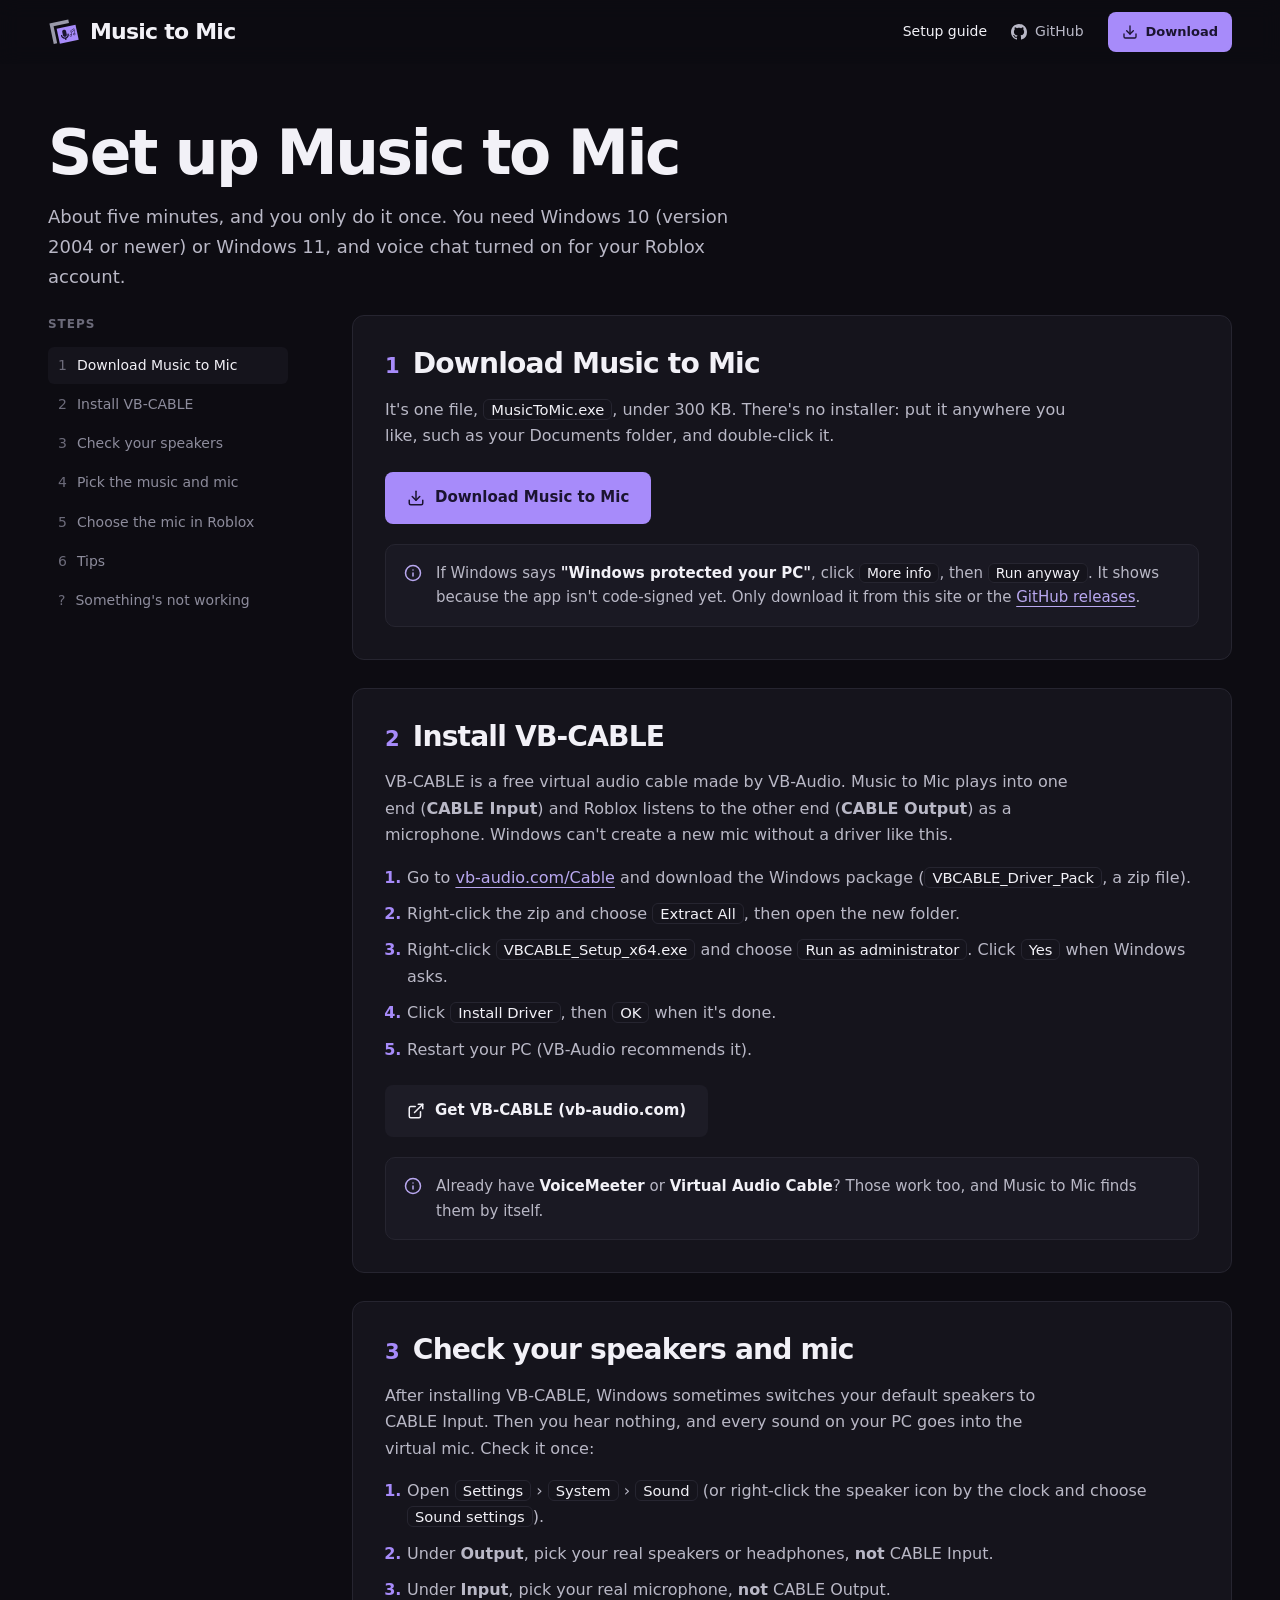
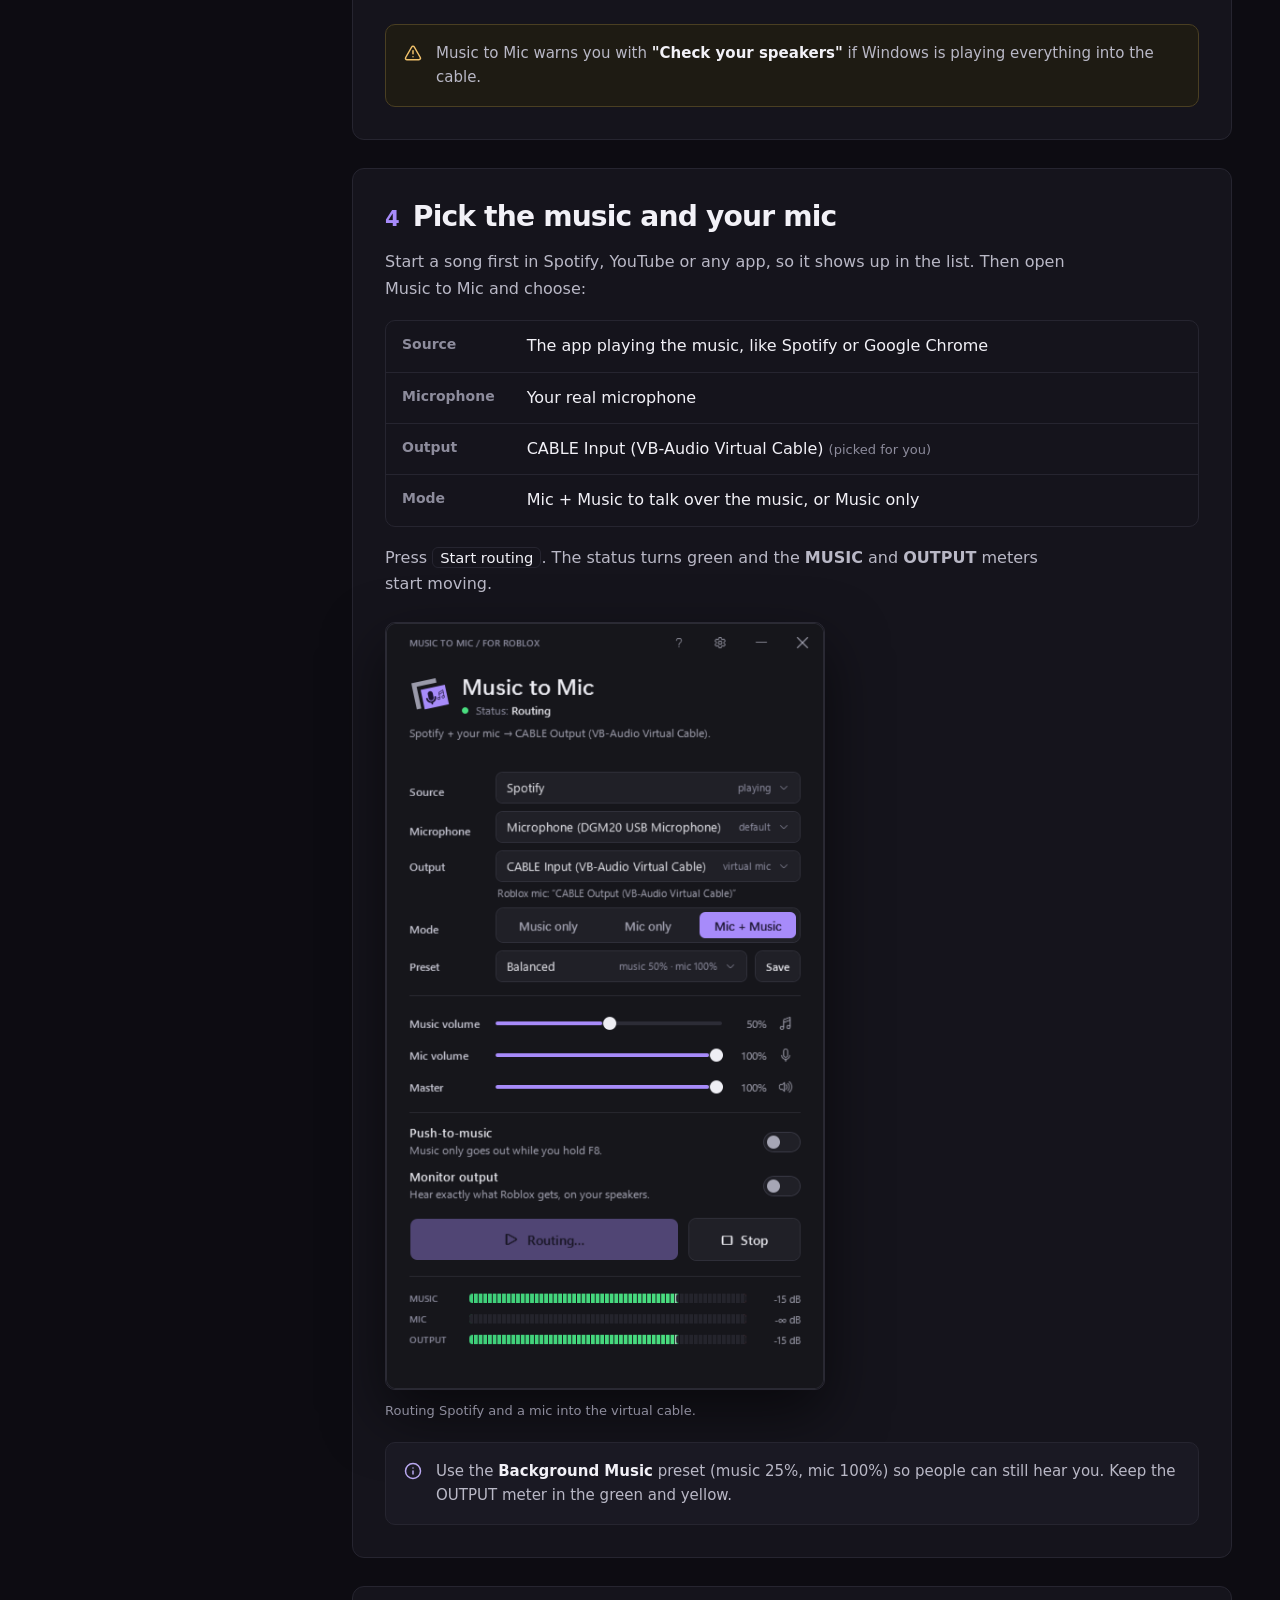
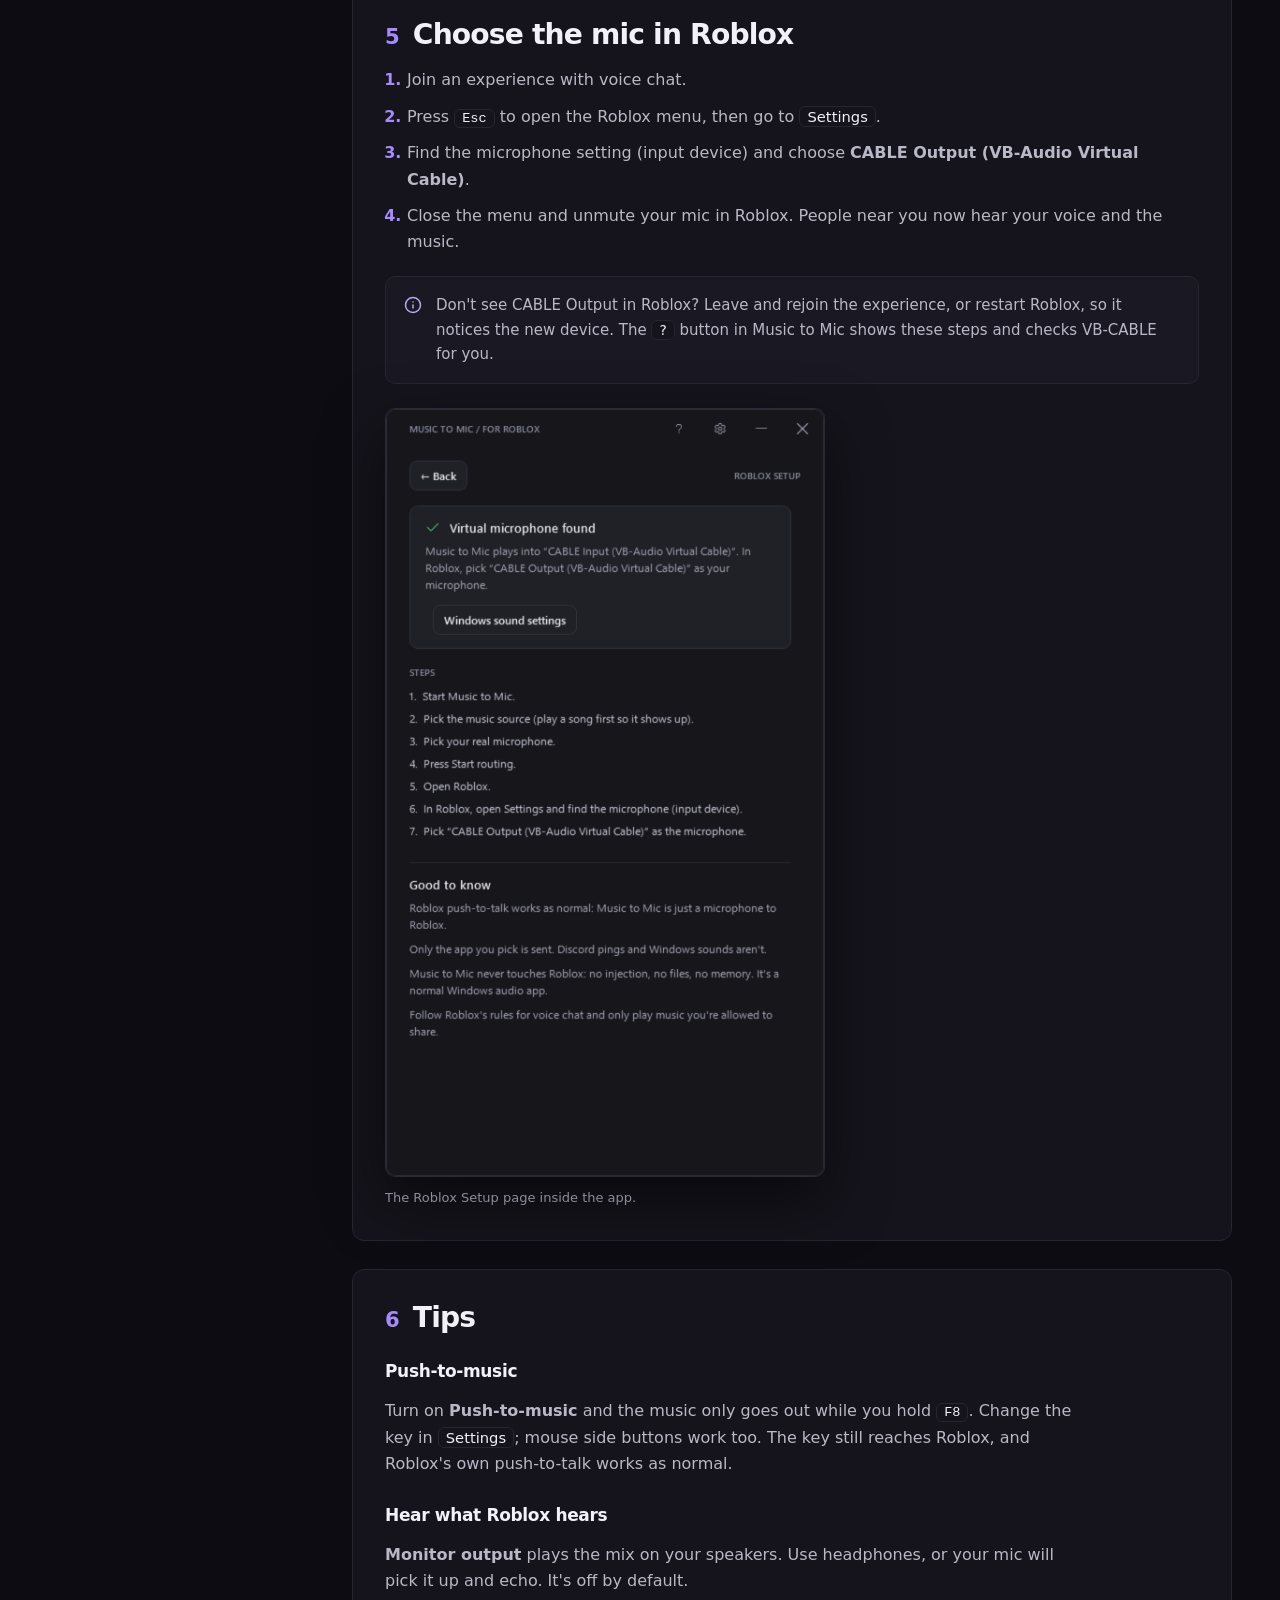
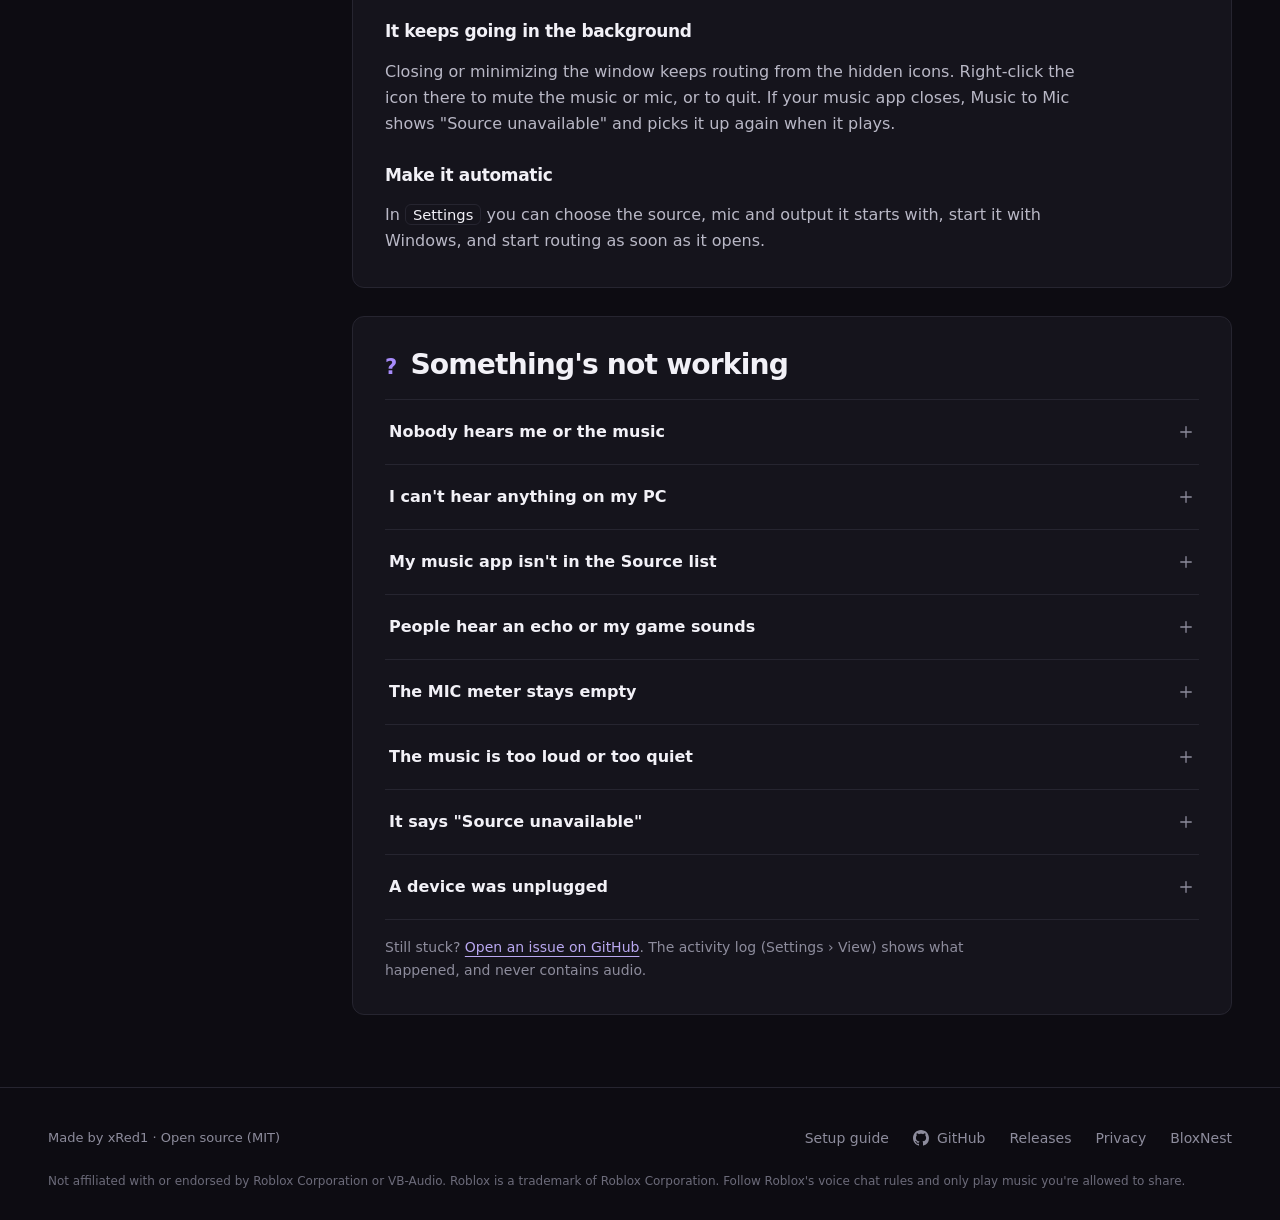
<file: docs/guide.html>
<!DOCTYPE html>
<html lang="en">
<head>
  <meta charset="utf-8">
  <meta name="viewport" content="width=device-width, initial-scale=1">
  <title>Setup Guide | Music to Mic for Roblox</title>
  <meta name="description" content="Set up Music to Mic in about five minutes: install VB-CABLE, pick your music and mic, and choose CABLE Output as your Roblox microphone. With fixes for common problems.">
  <meta name="robots" content="index, follow">
  <meta name="author" content="xRed1">
  <meta name="theme-color" content="#0d0c12">
  <link rel="canonical" href="https://bloxnest.github.io/music-to-mic/guide.html">
  <link rel="icon" href="favicon.ico" sizes="any">
  <link rel="icon" type="image/svg+xml" href="assets/favicon.svg">
  <link rel="icon" type="image/png" sizes="32x32" href="assets/favicon-32.png">
  <link rel="apple-touch-icon" href="apple-touch-icon.png">
  <link rel="manifest" href="site.webmanifest">
  <meta property="og:type" content="article">
  <meta property="og:site_name" content="Music to Mic">
  <meta property="og:title" content="Music to Mic setup guide">
  <meta property="og:description" content="Five minutes, once: install VB-CABLE, pick your music and mic, choose CABLE Output in Roblox.">
  <meta property="og:url" content="https://bloxnest.github.io/music-to-mic/guide.html">
  <meta property="og:image" content="https://bloxnest.github.io/music-to-mic/assets/og-image.jpg">
  <meta property="og:image:width" content="1200">
  <meta property="og:image:height" content="630">
  <meta name="twitter:card" content="summary_large_image">
  <meta name="twitter:image" content="https://bloxnest.github.io/music-to-mic/assets/og-image.jpg">
  <link rel="stylesheet" href="assets/site.css">
</head>
<body>
  <!-- Interface icons: Lucide (ISC licence). Brand marks: GitHub and Microsoft Windows. -->
  <svg width="0" height="0" style="position:absolute" aria-hidden="true" focusable="false">
    <defs>
      <symbol id="i-download" viewBox="0 0 24 24" fill="none" stroke="currentColor" stroke-width="2" stroke-linecap="round" stroke-linejoin="round"><path d="M21 15v4a2 2 0 0 1-2 2H5a2 2 0 0 1-2-2v-4"/><polyline points="7 10 12 15 17 10"/><line x1="12" x2="12" y1="15" y2="3"/></symbol>
      <symbol id="i-book" viewBox="0 0 24 24" fill="none" stroke="currentColor" stroke-width="2" stroke-linecap="round" stroke-linejoin="round"><path d="M12 7v14"/><path d="M3 18a1 1 0 0 1-1-1V4a1 1 0 0 1 1-1h5a4 4 0 0 1 4 4 4 4 0 0 1 4-4h5a1 1 0 0 1 1 1v13a1 1 0 0 1-1 1h-6a3 3 0 0 0-3 3 3 3 0 0 0-3-3z"/></symbol>
      <symbol id="i-filter" viewBox="0 0 24 24" fill="none" stroke="currentColor" stroke-width="1.75" stroke-linecap="round" stroke-linejoin="round"><polygon points="22 3 2 3 10 12.46 10 19 14 21 14 12.46 22 3"/></symbol>
      <symbol id="i-mic" viewBox="0 0 24 24" fill="none" stroke="currentColor" stroke-width="1.75" stroke-linecap="round" stroke-linejoin="round"><path d="M12 2a3 3 0 0 0-3 3v7a3 3 0 0 0 6 0V5a3 3 0 0 0-3-3Z"/><path d="M19 10v2a7 7 0 0 1-14 0v-2"/><line x1="12" x2="12" y1="19" y2="22"/></symbol>
      <symbol id="i-music" viewBox="0 0 24 24" fill="none" stroke="currentColor" stroke-width="1.75" stroke-linecap="round" stroke-linejoin="round"><path d="M9 18V5l12-2v13"/><circle cx="6" cy="18" r="3"/><circle cx="18" cy="16" r="3"/></symbol>
      <symbol id="i-keyboard" viewBox="0 0 24 24" fill="none" stroke="currentColor" stroke-width="1.75" stroke-linecap="round" stroke-linejoin="round"><rect width="20" height="16" x="2" y="4" rx="2"/><path d="M6 8h.01M10 8h.01M14 8h.01M18 8h.01M8 12h.01M12 12h.01M16 12h.01M7 16h10"/></symbol>
      <symbol id="i-activity" viewBox="0 0 24 24" fill="none" stroke="currentColor" stroke-width="1.75" stroke-linecap="round" stroke-linejoin="round"><path d="M22 12h-4l-3 9L9 3l-3 9H2"/></symbol>
      <symbol id="i-timer" viewBox="0 0 24 24" fill="none" stroke="currentColor" stroke-width="1.75" stroke-linecap="round" stroke-linejoin="round"><line x1="10" x2="14" y1="2" y2="2"/><line x1="12" x2="15" y1="14" y2="11"/><circle cx="12" cy="14" r="8"/></symbol>
      <symbol id="i-panel-bottom" viewBox="0 0 24 24" fill="none" stroke="currentColor" stroke-width="1.75" stroke-linecap="round" stroke-linejoin="round"><rect width="18" height="18" x="3" y="3" rx="2"/><path d="M3 15h18"/></symbol>
      <symbol id="i-shield-check" viewBox="0 0 24 24" fill="none" stroke="currentColor" stroke-width="1.75" stroke-linecap="round" stroke-linejoin="round"><path d="M20 13c0 5-3.5 7.5-7.66 8.95a1 1 0 0 1-.67-.01C7.5 20.5 4 18 4 13V6a1 1 0 0 1 1-1c2 0 4.5-1.2 6.24-2.72a1.17 1.17 0 0 1 1.52 0C14.51 3.81 17 5 19 5a1 1 0 0 1 1 1z"/><path d="m9 12 2 2 4-4"/></symbol>
      <symbol id="i-code" viewBox="0 0 24 24" fill="none" stroke="currentColor" stroke-width="1.75" stroke-linecap="round" stroke-linejoin="round"><path d="m16 18 6-6-6-6"/><path d="m8 6-6 6 6 6"/></symbol>
      <symbol id="i-wifi-off" viewBox="0 0 24 24" fill="none" stroke="currentColor" stroke-width="1.75" stroke-linecap="round" stroke-linejoin="round"><path d="M12 20h.01"/><path d="M8.5 16.43a5 5 0 0 1 7 0"/><path d="M5 12.86a10 10 0 0 1 5.17-2.69"/><path d="M19 12.86a10 10 0 0 0-2-1.52"/><path d="M2 8.82a15 15 0 0 1 4.18-2.64"/><path d="M22 8.82a15 15 0 0 0-11.29-3.76"/><path d="m2 2 20 20"/></symbol>
      <symbol id="i-file-check" viewBox="0 0 24 24" fill="none" stroke="currentColor" stroke-width="1.75" stroke-linecap="round" stroke-linejoin="round"><path d="M15 2H6a2 2 0 0 0-2 2v16a2 2 0 0 0 2 2h12a2 2 0 0 0 2-2V7Z"/><path d="M14 2v4a2 2 0 0 0 2 2h4"/><path d="m9 15 2 2 4-4"/></symbol>
      <symbol id="i-feather" viewBox="0 0 24 24" fill="none" stroke="currentColor" stroke-width="1.75" stroke-linecap="round" stroke-linejoin="round"><path d="M12.67 19a2 2 0 0 0 1.42-.59l6.15-6.17a6 6 0 0 0-8.49-8.49L5.59 9.91A2 2 0 0 0 5 11.33V18a1 1 0 0 0 1 1z"/><path d="M16 8 2 22"/><path d="M17.5 15H9"/></symbol>
      <symbol id="i-test-tube" viewBox="0 0 24 24" fill="none" stroke="currentColor" stroke-width="1.75" stroke-linecap="round" stroke-linejoin="round"><path d="M14.5 2v17.5c0 1.4-1.1 2.5-2.5 2.5s-2.5-1.1-2.5-2.5V2"/><path d="M8.5 2h7"/><path d="M14.5 16h-5"/></symbol>
      <symbol id="i-plus" viewBox="0 0 24 24" fill="none" stroke="currentColor" stroke-width="1.75" stroke-linecap="round" stroke-linejoin="round"><path d="M5 12h14"/><path d="M12 5v14"/></symbol>
      <symbol id="i-info" viewBox="0 0 24 24" fill="none" stroke="currentColor" stroke-width="2" stroke-linecap="round" stroke-linejoin="round"><circle cx="12" cy="12" r="10"/><path d="M12 16v-4"/><path d="M12 8h.01"/></symbol>
      <symbol id="i-alert" viewBox="0 0 24 24" fill="none" stroke="currentColor" stroke-width="2" stroke-linecap="round" stroke-linejoin="round"><path d="m21.73 18-8-14a2 2 0 0 0-3.48 0l-8 14A2 2 0 0 0 4 21h16a2 2 0 0 0 1.73-3"/><path d="M12 9v4"/><path d="M12 17h.01"/></symbol>
      <symbol id="i-arrow-right" viewBox="0 0 24 24" fill="none" stroke="currentColor" stroke-width="2" stroke-linecap="round" stroke-linejoin="round"><path d="M5 12h14"/><path d="m12 5 7 7-7 7"/></symbol>
      <symbol id="i-external" viewBox="0 0 24 24" fill="none" stroke="currentColor" stroke-width="2" stroke-linecap="round" stroke-linejoin="round"><path d="M15 3h6v6"/><path d="M10 14 21 3"/><path d="M18 13v6a2 2 0 0 1-2 2H5a2 2 0 0 1-2-2V8a2 2 0 0 1 2-2h6"/></symbol>
      <symbol id="i-github" viewBox="0 0 16 16" fill="currentColor"><path d="M8 0C3.58 0 0 3.58 0 8c0 3.54 2.29 6.53 5.47 7.59.4.07.55-.17.55-.38 0-.19-.01-.82-.01-1.49-2.01.37-2.53-.49-2.69-.94-.09-.23-.48-.94-.82-1.13-.28-.15-.68-.52-.01-.53.63-.01 1.08.58 1.23.82.72 1.21 1.87.87 2.33.66.07-.52.28-.87.51-1.07-1.78-.2-3.64-.89-3.64-3.95 0-.87.31-1.59.82-2.15-.08-.2-.36-1.02.08-2.12 0 0 .67-.21 2.2.82.64-.18 1.32-.27 2-.27.68 0 1.36.09 2 .27 1.53-1.04 2.2-.82 2.2-.82.44 1.1.16 1.92.08 2.12.51.56.82 1.27.82 2.15 0 3.07-1.87 3.75-3.65 3.95.29.25.54.73.54 1.48 0 1.07-.01 1.93-.01 2.2 0 .21.15.46.55.38A8.013 8.013 0 0 0 16 8c0-4.42-3.58-8-8-8z"/></symbol>
      <symbol id="i-windows" viewBox="0 0 24 24" fill="currentColor"><path d="M3 3h8.5v8.5H3zM12.5 3H21v8.5h-8.5zM3 12.5h8.5V21H3zM12.5 12.5H21V21h-8.5z"/></symbol>
    </defs>
  </svg>
  <a class="skip-link" href="#main">Skip to content</a>

  <header class="site-header">
    <nav class="nav container" aria-label="Main navigation">
      <a class="brand" href="./" aria-label="Music to Mic home">
        <img src="assets/logo.svg" width="32" height="32" alt="">
        <span>Music to Mic</span>
      </a>
      <div class="nav-actions">
        <a class="text-link" href="guide.html" aria-current="page">Setup guide</a>
        <a class="text-link nav-github" href="https://github.com/bloxnest/music-to-mic">
          <svg class="icon" aria-hidden="true" focusable="false"><use href="#i-github"/></svg>GitHub
        </a>
        <a class="button button-small" href="https://github.com/bloxnest/music-to-mic/releases/latest/download/MusicToMic.exe" aria-label="Download Music to Mic for Windows">
          <svg class="icon" aria-hidden="true" focusable="false"><use href="#i-download"/></svg>Download
        </a>
      </div>
    </nav>
  </header>

  <main id="main" tabindex="-1">
    <section class="guide-hero container" aria-labelledby="guide-title">
      <h1 id="guide-title">Set up Music to Mic</h1>
      <p>About five minutes, and you only do it once. You need Windows 10 (version 2004 or newer) or Windows 11, and voice chat turned on for your Roblox account.</p>
    </section>

    <div class="guide-layout container">
      <nav class="toc" aria-label="Steps">
        <p>Steps</p>
        <a href="#download"><span>1</span>Download Music to Mic</a>
        <a href="#cable"><span>2</span>Install VB-CABLE</a>
        <a href="#speakers"><span>3</span>Check your speakers</a>
        <a href="#app"><span>4</span>Pick the music and mic</a>
        <a href="#roblox"><span>5</span>Choose the mic in Roblox</a>
        <a href="#tips"><span>6</span>Tips</a>
        <a href="#help"><span>?</span>Something's not working</a>
      </nav>

      <div class="guide-steps">
        <section class="guide-step" id="download" aria-labelledby="h-download">
          <h2 id="h-download"><span class="num">1</span>Download Music to Mic</h2>
          <p>It's one file, <code>MusicToMic.exe</code>, under 300 KB. There's no installer: put it anywhere you like, such as your Documents folder, and double-click it.</p>
          <div class="actions">
            <a class="button" href="https://github.com/bloxnest/music-to-mic/releases/latest/download/MusicToMic.exe">
              <svg class="icon" aria-hidden="true" focusable="false"><use href="#i-download"/></svg>Download Music to Mic
            </a>
          </div>
          <div class="callout">
            <svg class="icon" aria-hidden="true" focusable="false"><use href="#i-info"/></svg>
            <p>If Windows says <strong>"Windows protected your PC"</strong>, click <span class="ui">More info</span>, then <span class="ui">Run anyway</span>. It shows because the app isn't code-signed yet. Only download it from this site or the <a class="inline" href="https://github.com/bloxnest/music-to-mic/releases">GitHub releases</a>.</p>
          </div>
        </section>

        <section class="guide-step" id="cable" aria-labelledby="h-cable">
          <h2 id="h-cable"><span class="num">2</span>Install VB-CABLE</h2>
          <p>VB-CABLE is a free virtual audio cable made by VB-Audio. Music to Mic plays into one end (<strong>CABLE Input</strong>) and Roblox listens to the other end (<strong>CABLE Output</strong>) as a microphone. Windows can't create a new mic without a driver like this.</p>
          <ol class="list">
            <li>Go to <a class="inline" href="https://vb-audio.com/Cable/">vb-audio.com/Cable</a> and download the Windows package (<code>VBCABLE_Driver_Pack</code>, a zip file).</li>
            <li>Right-click the zip and choose <span class="ui">Extract All</span>, then open the new folder.</li>
            <li>Right-click <code>VBCABLE_Setup_x64.exe</code> and choose <span class="ui">Run as administrator</span>. Click <span class="ui">Yes</span> when Windows asks.</li>
            <li>Click <span class="ui">Install Driver</span>, then <span class="ui">OK</span> when it's done.</li>
            <li>Restart your PC (VB-Audio recommends it).</li>
          </ol>
          <div class="actions">
            <a class="button button-secondary" href="https://vb-audio.com/Cable/">
              <svg class="icon" aria-hidden="true" focusable="false"><use href="#i-external"/></svg>Get VB-CABLE (vb-audio.com)
            </a>
          </div>
          <div class="callout">
            <svg class="icon" aria-hidden="true" focusable="false"><use href="#i-info"/></svg>
            <p>Already have <strong>VoiceMeeter</strong> or <strong>Virtual Audio Cable</strong>? Those work too, and Music to Mic finds them by itself.</p>
          </div>
        </section>

        <section class="guide-step" id="speakers" aria-labelledby="h-speakers">
          <h2 id="h-speakers"><span class="num">3</span>Check your speakers and mic</h2>
          <p>After installing VB-CABLE, Windows sometimes switches your default speakers to CABLE Input. Then you hear nothing, and every sound on your PC goes into the virtual mic. Check it once:</p>
          <ol class="list">
            <li>Open <span class="ui">Settings</span> › <span class="ui">System</span> › <span class="ui">Sound</span> (or right-click the speaker icon by the clock and choose <span class="ui">Sound settings</span>).</li>
            <li>Under <strong>Output</strong>, pick your real speakers or headphones, <strong>not</strong> CABLE Input.</li>
            <li>Under <strong>Input</strong>, pick your real microphone, <strong>not</strong> CABLE Output.</li>
          </ol>
          <div class="callout warn">
            <svg class="icon" aria-hidden="true" focusable="false"><use href="#i-alert"/></svg>
            <p>Music to Mic warns you with <strong>"Check your speakers"</strong> if Windows is playing everything into the cable.</p>
          </div>
        </section>

        <section class="guide-step" id="app" aria-labelledby="h-app">
          <h2 id="h-app"><span class="num">4</span>Pick the music and your mic</h2>
          <p>Start a song first in Spotify, YouTube or any app, so it shows up in the list. Then open Music to Mic and choose:</p>
          <dl class="choices">
            <dt>Source</dt><dd>The app playing the music, like Spotify or Google Chrome</dd>
            <dt>Microphone</dt><dd>Your real microphone</dd>
            <dt>Output</dt><dd>CABLE Input (VB-Audio Virtual Cable) <span class="fine-inline">(picked for you)</span></dd>
            <dt>Mode</dt><dd>Mic + Music to talk over the music, or Music only</dd>
          </dl>
          <p style="margin-top:18px">Press <span class="ui">Start routing</span>. The status turns green and the <strong>MUSIC</strong> and <strong>OUTPUT</strong> meters start moving.</p>
          <figure class="guide-shot">
            <img class="shot" src="assets/app-main.png" width="468" height="819" loading="lazy" decoding="async"
                 alt="Music to Mic routing Spotify plus a microphone into CABLE Input, with the meters lit.">
            <figcaption>Routing Spotify and a mic into the virtual cable.</figcaption>
          </figure>
          <div class="callout">
            <svg class="icon" aria-hidden="true" focusable="false"><use href="#i-info"/></svg>
            <p>Use the <strong>Background Music</strong> preset (music 25%, mic 100%) so people can still hear you. Keep the OUTPUT meter in the green and yellow.</p>
          </div>
        </section>

        <section class="guide-step" id="roblox" aria-labelledby="h-roblox">
          <h2 id="h-roblox"><span class="num">5</span>Choose the mic in Roblox</h2>
          <ol class="list">
            <li>Join an experience with voice chat.</li>
            <li>Press <kbd>Esc</kbd> to open the Roblox menu, then go to <span class="ui">Settings</span>.</li>
            <li>Find the microphone setting (input device) and choose <strong>CABLE Output (VB-Audio Virtual Cable)</strong>.</li>
            <li>Close the menu and unmute your mic in Roblox. People near you now hear your voice and the music.</li>
          </ol>
          <div class="callout">
            <svg class="icon" aria-hidden="true" focusable="false"><use href="#i-info"/></svg>
            <p>Don't see CABLE Output in Roblox? Leave and rejoin the experience, or restart Roblox, so it notices the new device. The <span class="ui">?</span> button in Music to Mic shows these steps and checks VB-CABLE for you.</p>
          </div>
          <figure class="guide-shot">
            <img class="shot" src="assets/app-setup.png" width="468" height="819" loading="lazy" decoding="async"
                 alt="Music to Mic's Roblox Setup page saying the virtual microphone was found, with the setup steps.">
            <figcaption>The Roblox Setup page inside the app.</figcaption>
          </figure>
        </section>

        <section class="guide-step" id="tips" aria-labelledby="h-tips">
          <h2 id="h-tips"><span class="num">6</span>Tips</h2>
          <h3>Push-to-music</h3>
          <p>Turn on <strong>Push-to-music</strong> and the music only goes out while you hold <kbd>F8</kbd>. Change the key in <span class="ui">Settings</span>; mouse side buttons work too. The key still reaches Roblox, and Roblox's own push-to-talk works as normal.</p>
          <h3>Hear what Roblox hears</h3>
          <p><strong>Monitor output</strong> plays the mix on your speakers. Use headphones, or your mic will pick it up and echo. It's off by default.</p>
          <h3>It keeps going in the background</h3>
          <p>Closing or minimizing the window keeps routing from the hidden icons. Right-click the icon there to mute the music or mic, or to quit. If your music app closes, Music to Mic shows "Source unavailable" and picks it up again when it plays.</p>
          <h3>Make it automatic</h3>
          <p>In <span class="ui">Settings</span> you can choose the source, mic and output it starts with, start it with Windows, and start routing as soon as it opens.</p>
        </section>

        <section class="guide-step" id="help" aria-labelledby="h-help">
          <h2 id="h-help"><span class="num">?</span>Something's not working</h2>
          <div class="faq-list" style="margin-top:18px">
            <details>
              <summary><span>Nobody hears me or the music</span><svg class="icon" aria-hidden="true" focusable="false"><use href="#i-plus"/></svg></summary>
              <p class="faq-answer">Check that Roblox's microphone is CABLE Output and isn't muted, that Music to Mic says "Routing", and that its OUTPUT meter moves. For your voice, the mode must be Mic only or Mic + Music.</p>
            </details>
            <details>
              <summary><span>I can't hear anything on my PC</span><svg class="icon" aria-hidden="true" focusable="false"><use href="#i-plus"/></svg></summary>
              <p class="faq-answer">Windows is probably using CABLE Input as your speakers. Set your real speakers as the default output (<a href="#speakers">step 3</a>).</p>
            </details>
            <details>
              <summary><span>My music app isn't in the Source list</span><svg class="icon" aria-hidden="true" focusable="false"><use href="#i-plus"/></svg></summary>
              <p class="faq-answer">Play something in it first: apps only show up once they've made a sound. The list refreshes every time you open it. As a last resort, "All apps (except Music to Mic)" sends everything playing on your PC.</p>
            </details>
            <details>
              <summary><span>People hear an echo or my game sounds</span><svg class="icon" aria-hidden="true" focusable="false"><use href="#i-plus"/></svg></summary>
              <p class="faq-answer">Pick one app as the source instead of "All apps", use headphones if Monitor output is on, and make sure Windows isn't using CABLE Input as your speakers (<a href="#speakers">step 3</a>).</p>
            </details>
            <details>
              <summary><span>The MIC meter stays empty</span><svg class="icon" aria-hidden="true" focusable="false"><use href="#i-plus"/></svg></summary>
              <p class="faq-answer">Pick your real mic, not CABLE Output. If it's a "virtual" mic from another app (like SteelSeries Sonar or a noise filter), that app may be muting it; try the mic itself. Also check <span class="ui">Settings</span> › <span class="ui">Privacy &amp; security</span> › <span class="ui">Microphone</span> allows desktop apps.</p>
            </details>
            <details>
              <summary><span>The music is too loud or too quiet</span><svg class="icon" aria-hidden="true" focusable="false"><use href="#i-plus"/></svg></summary>
              <p class="faq-answer">Use the Music volume slider or a preset. If the OUTPUT meter reaches red, "Limiting" appears: Music to Mic turns it down so it never clips, but it sounds better lower.</p>
            </details>
            <details>
              <summary><span>It says "Source unavailable"</span><svg class="icon" aria-hidden="true" focusable="false"><use href="#i-plus"/></svg></summary>
              <p class="faq-answer">The music app closed. Music to Mic waits for that same app and picks it up again as soon as it plays. It never switches to a different app by itself.</p>
            </details>
            <details>
              <summary><span>A device was unplugged</span><svg class="icon" aria-hidden="true" focusable="false"><use href="#i-plus"/></svg></summary>
              <p class="faq-answer">Routing stops safely and the status says which device. Plug it back in and it resumes by itself (you can turn that off in Settings), or press Reconnect.</p>
            </details>
          </div>
          <p class="fine">Still stuck? <a class="inline" href="https://github.com/bloxnest/music-to-mic/issues">Open an issue on GitHub</a>. The activity log (Settings › View) shows what happened, and never contains audio.</p>
        </section>
      </div>
    </div>
  </main>

  <footer class="site-footer">
    <div class="container">
      <div class="footer-top">
        <p>Made by xRed1 · Open source (MIT)</p>
        <nav class="footer-links" aria-label="Footer navigation">
          <a class="text-link" href="guide.html">Setup guide</a>
          <a class="text-link" href="https://github.com/bloxnest/music-to-mic">
            <svg class="icon" aria-hidden="true" focusable="false"><use href="#i-github"/></svg>GitHub
          </a>
          <a class="text-link" href="https://github.com/bloxnest/music-to-mic/releases">Releases</a>
          <a class="text-link" href="https://github.com/bloxnest/music-to-mic/blob/main/PRIVACY.md">Privacy</a>
          <a class="text-link" href="https://bloxnest.github.io/">BloxNest</a>
        </nav>
      </div>
      <p class="disclaimer">Not affiliated with or endorsed by Roblox Corporation or VB-Audio. Roblox is a trademark of Roblox Corporation. Follow Roblox's voice chat rules and only play music you're allowed to share.</p>
    </div>
  </footer>
  <script src="assets/site.js"></script>
</body>
</html>
</file>
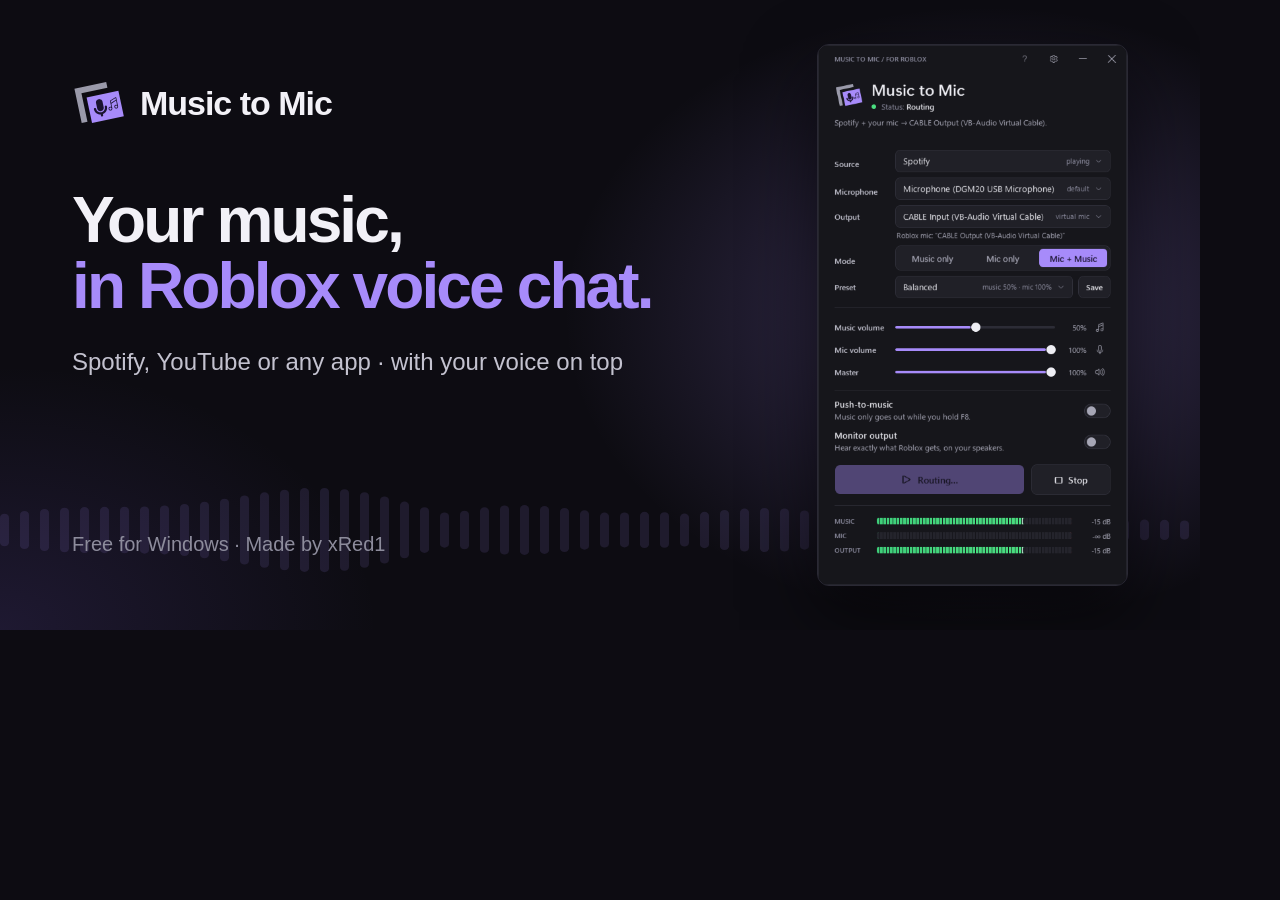
<file: tools/og-image.html>
<!DOCTYPE html>
<!-- The 1200x630 social preview (docs/assets/og-image.jpg). Render with tools/make_og_image.ps1. -->
<html lang="en">
<head>
<meta charset="utf-8">
<style>
  html, body { margin: 0; width: 1200px; height: 630px; overflow: hidden; background: #0d0c12; }
  body { position: relative; font-family: "Segoe UI Variable Display", "Segoe UI", sans-serif; color: #f2f1f7; }
  .glow { position: absolute; inset: 0; background:
      radial-gradient(ellipse 50% 70% at 82% 50%, rgb(167 139 250 / .28), transparent 70%),
      radial-gradient(ellipse 45% 60% at 0% 100%, rgb(122 92 214 / .16), transparent 70%); }
  .wave { position: absolute; left: 0; right: 0; bottom: 0; width: 1200px; height: 200px; color: rgb(167 139 250 / .12); }
  .copy { position: absolute; left: 72px; top: 76px; width: 660px; }
  .brand { display: flex; align-items: center; gap: 14px; font-size: 34px; font-weight: 700; letter-spacing: -.03em; }
  .brand img { width: 54px; height: 54px; }
  h1 { margin: 58px 0 0; font-size: 64px; line-height: 1.03; letter-spacing: -.045em; font-weight: 750; }
  h1 span { display: block; color: #a78bfa; }
  .line { margin-top: 28px; color: #c3c2cf; font-family: "Segoe UI Variable Text", "Segoe UI", sans-serif; font-size: 24px; }
  .by { position: absolute; left: 72px; bottom: 54px; color: #8d8c9c; font-family: "Segoe UI Variable Text", "Segoe UI", sans-serif; font-size: 20px; }
  .app { position: absolute; right: 72px; top: 50%; height: 540px; transform: translateY(-50%);
    border: 1px solid #2a2934; border-radius: 12px; box-shadow: 0 28px 70px rgb(0 0 0 / .6); }
</style>
</head>
<body>
  <div class="glow"></div>
  <svg class="wave" viewBox="0 0 1200 240" preserveAspectRatio="none"><g fill="currentColor"><rect x="0.0" y="100.4" width="9" height="39.1" rx="4.5"/><rect x="20.0" y="97.2" width="9" height="45.7" rx="4.5"/><rect x="40.0" y="94.7" width="9" height="50.5" rx="4.5"/><rect x="60.0" y="93.2" width="9" height="53.6" rx="4.5"/><rect x="80.0" y="92.5" width="9" height="55.1" rx="4.5"/><rect x="100.0" y="92.2" width="9" height="55.6" rx="4.5"/><rect x="120.0" y="92.1" width="9" height="55.9" rx="4.5"/><rect x="140.0" y="91.7" width="9" height="56.7" rx="4.5"/><rect x="160.0" y="90.6" width="9" height="58.7" rx="4.5"/><rect x="180.0" y="88.8" width="9" height="62.5" rx="4.5"/><rect x="200.0" y="86.0" width="9" height="68.0" rx="4.5"/><rect x="220.0" y="82.5" width="9" height="75.0" rx="4.5"/><rect x="240.0" y="78.6" width="9" height="82.9" rx="4.5"/><rect x="260.0" y="74.8" width="9" height="90.5" rx="4.5"/><rect x="280.0" y="71.6" width="9" height="96.8" rx="4.5"/><rect x="300.0" y="69.7" width="9" height="100.6" rx="4.5"/><rect x="320.0" y="69.5" width="9" height="101.1" rx="4.5"/><rect x="340.0" y="71.1" width="9" height="97.8" rx="4.5"/><rect x="360.0" y="74.6" width="9" height="90.8" rx="4.5"/><rect x="380.0" y="79.7" width="9" height="80.5" rx="4.5"/><rect x="400.0" y="85.9" width="9" height="68.1" rx="4.5"/><rect x="420.0" y="92.6" width="9" height="54.9" rx="4.5"/><rect x="440.0" y="98.9" width="9" height="42.3" rx="4.5"/><rect x="460.0" y="96.9" width="9" height="46.2" rx="4.5"/><rect x="480.0" y="92.8" width="9" height="54.5" rx="4.5"/><rect x="500.0" y="90.5" width="9" height="59.0" rx="4.5"/><rect x="520.0" y="90.1" width="9" height="59.8" rx="4.5"/><rect x="540.0" y="91.3" width="9" height="57.4" rx="4.5"/><rect x="560.0" y="93.6" width="9" height="52.8" rx="4.5"/><rect x="580.0" y="96.4" width="9" height="47.2" rx="4.5"/><rect x="600.0" y="99.1" width="9" height="41.9" rx="4.5"/><rect x="620.0" y="99.0" width="9" height="41.9" rx="4.5"/><rect x="640.0" y="98.2" width="9" height="43.5" rx="4.5"/><rect x="660.0" y="98.7" width="9" height="42.6" rx="4.5"/><rect x="680.0" y="100.3" width="9" height="39.5" rx="4.5"/><rect x="700.0" y="98.2" width="9" height="43.6" rx="4.5"/><rect x="720.0" y="96.0" width="9" height="48.0" rx="4.5"/><rect x="740.0" y="94.3" width="9" height="51.5" rx="4.5"/><rect x="760.0" y="93.5" width="9" height="52.9" rx="4.5"/><rect x="780.0" y="94.2" width="9" height="51.6" rx="4.5"/><rect x="800.0" y="96.5" width="9" height="47.1" rx="4.5"/><rect x="820.0" y="100.3" width="9" height="39.4" rx="4.5"/><rect x="840.0" y="98.5" width="9" height="42.9" rx="4.5"/><rect x="860.0" y="93.4" width="9" height="53.1" rx="4.5"/><rect x="880.0" y="88.3" width="9" height="63.3" rx="4.5"/><rect x="900.0" y="83.9" width="9" height="72.3" rx="4.5"/><rect x="920.0" y="80.6" width="9" height="78.8" rx="4.5"/><rect x="940.0" y="79.0" width="9" height="82.1" rx="4.5"/><rect x="960.0" y="79.1" width="9" height="81.8" rx="4.5"/><rect x="980.0" y="81.0" width="9" height="78.1" rx="4.5"/><rect x="1000.0" y="84.3" width="9" height="71.5" rx="4.5"/><rect x="1020.0" y="88.5" width="9" height="63.0" rx="4.5"/><rect x="1040.0" y="93.2" width="9" height="53.6" rx="4.5"/><rect x="1060.0" y="97.8" width="9" height="44.5" rx="4.5"/><rect x="1080.0" y="101.8" width="9" height="36.4" rx="4.5"/><rect x="1100.0" y="105.0" width="9" height="30.0" rx="4.5"/><rect x="1120.0" y="107.2" width="9" height="25.6" rx="4.5"/><rect x="1140.0" y="107.5" width="9" height="24.9" rx="4.5"/><rect x="1160.0" y="107.8" width="9" height="24.3" rx="4.5"/><rect x="1180.0" y="108.5" width="9" height="23.0" rx="4.5"/></g></svg>
  <div class="copy">
    <div class="brand"><img src="../docs/assets/logo.svg" alt="">Music to Mic</div>
    <h1>Your music, <span>in Roblox voice chat.</span></h1>
    <p class="line">Spotify, YouTube or any app · with your voice on top</p>
  </div>
  <p class="by">Free for Windows · Made by xRed1</p>
  <img class="app" src="../docs/assets/app-main.png" alt="">
</body>
</html>
</file>
<file: docs/assets/site.css>
/* Music to Mic website: BloxNest family layout, neutral dark with a violet accent. */
:root {
  color-scheme: dark;
  --bg: #0d0c12;
  --surface: #15141c;
  --surface-hover: #1b1a24;
  --line: #262530;
  --heading: #f2f1f7;
  --body: #b9b8c6;
  --muted: #8d8c9c;
  --faint: #6c6b7a;
  --accent: #a78bfa;
  --accent-hover: #bca7fc;
  --accent-soft: #b9a8f0;
  --on-accent: #1b1430;
  --warn: #f2c26b;
  --ease: cubic-bezier(.22, .61, .36, 1);
  font-family: "Segoe UI Variable Text", "Segoe UI", system-ui, -apple-system, sans-serif;
}

*, *::before, *::after { box-sizing: border-box; }
html { -webkit-text-size-adjust: 100%; scroll-padding-top: 84px; }
body { margin: 0; background: var(--bg); color: var(--body); font-size: 16px; line-height: 1.65; -webkit-font-smoothing: antialiased; }
h1, h2, h3, p, figure, pre, ol, ul { margin: 0; }
h1, h2, h3 {
  color: var(--heading);
  font-family: "Segoe UI Variable Display", "Segoe UI", system-ui, -apple-system, sans-serif;
  line-height: 1.15; text-wrap: balance; overflow-wrap: break-word;
}
h1, h2 { letter-spacing: -.04em; }
h1 { font-size: clamp(40px, 4.8vw, 68px); font-weight: 750; line-height: 1.08; }
h2 { font-size: clamp(30px, 3vw, 42px); }
h3 { font-size: 20px; letter-spacing: -.02em; line-height: 1.3; }
p { overflow-wrap: anywhere; }
:is(h1, h2, h3) + p { margin-top: 16px; }
a { color: inherit; text-decoration: none; text-underline-offset: 4px; touch-action: manipulation; }
img { display: block; max-width: 100%; height: auto; }
code, kbd, .ui {
  padding: 1px 7px; border: 1px solid var(--line); border-radius: 6px; background: var(--surface);
  color: var(--heading); font-family: inherit; font-size: .92em; white-space: nowrap;
}
kbd { font-family: "Cascadia Mono", Consolas, monospace; font-size: .85em; }
::selection { color: var(--on-accent); background: var(--accent); }
:focus-visible { outline: 2px solid var(--accent); outline-offset: 4px; }
main:focus { outline: none; }

.icon { flex: none; width: 18px; height: 18px; }
.container { width: min(1320px, calc(100% - 96px)); margin-inline: auto; }
.section { padding-block: 64px; }
.skip-link {
  position: fixed; top: 12px; left: 16px; z-index: 100; min-height: 44px; padding: 10px 16px; border-radius: 8px;
  background: var(--accent); color: var(--on-accent); transform: translateY(-200%);
}
.skip-link:focus { transform: none; }

/* ---------- Navbar ---------- */
.site-header { position: sticky; top: 0; z-index: 20; background: rgb(13 12 18 / .92); backdrop-filter: blur(10px); }
.nav { display: flex; align-items: center; justify-content: space-between; gap: 24px; min-height: 64px; padding-block: 10px; }
.brand { display: inline-flex; align-items: center; gap: 10px; min-height: 44px; color: var(--heading); font-size: 22px; font-weight: 700; letter-spacing: -.035em; }
.brand img { width: 32px; height: 32px; }
.nav-actions, .footer-links { display: flex; align-items: center; gap: 24px; font-size: 14px; }
.text-link { display: inline-flex; align-items: center; justify-content: center; gap: 8px; min-width: 44px; min-height: 44px; color: var(--body); transition: color 170ms ease; }
.text-link .icon { width: 16px; height: 16px; }
.text-link[aria-current="page"] { color: var(--heading); }

/* ---------- Buttons ---------- */
.button {
  display: inline-flex; align-items: center; justify-content: center; gap: 10px;
  min-width: 44px; min-height: 52px; max-width: 100%; padding: 12px 22px; border-radius: 8px;
  background: var(--accent); color: var(--on-accent); font-size: 15px; font-weight: 700; line-height: 1.4; text-align: center;
  transition: background-color 170ms ease, transform 170ms ease, box-shadow 170ms ease;
}
.button-secondary { background: #1d1c26; color: var(--heading); }
.button-small { min-height: 40px; gap: 8px; padding: 8px 14px; font-size: 13px; }
.button-small .icon { width: 16px; height: 16px; }
.actions { display: flex; flex-wrap: wrap; gap: 12px; margin-top: 32px; }
.platform { display: flex; flex-wrap: wrap; align-items: center; gap: 8px; margin-top: 16px; color: var(--muted); font-size: 14px; }
.platform .icon { width: 14px; height: 14px; }

/* ---------- Hero ---------- */
.hero { position: relative; isolation: isolate; overflow: hidden; }
.hero::before {
  position: absolute; inset: 0; z-index: -2; content: ""; pointer-events: none;
  background:
    radial-gradient(ellipse 55% 60% at 78% 45%, rgb(167 139 250 / .20), transparent 70%),
    radial-gradient(ellipse 40% 50% at 10% 90%, rgb(122 92 214 / .12), transparent 70%);
}
.hero-wave { position: absolute; inset: auto 0 0 0; z-index: -1; width: 100%; height: 30%; color: rgb(167 139 250 / .10); pointer-events: none; }
.hero-grid { display: grid; grid-template-columns: minmax(0, 1.2fr) minmax(0, 1fr); align-items: center; gap: 48px; padding-block: 80px; }
.hero h1 span { display: block; color: var(--accent); }
.hero-description { max-width: 46ch; font-size: 18px; }
.shot { border: 1px solid #2a2934; border-radius: 10px; box-shadow: 0 24px 60px rgb(0 0 0 / .55); }
.hero-app { justify-self: end; width: min(100%, 440px); }

/* ---------- Cards and steps ---------- */
.section-title { margin-bottom: 32px; }
.section-intro { max-width: 60ch; margin: -16px 0 32px; font-size: 17px; }
.three-columns { display: grid; grid-template-columns: repeat(3, minmax(0, 1fr)); gap: 24px; padding: 0; margin: 0; list-style: none; }
.feature { padding: 28px; border: 1px solid var(--line); border-radius: 10px; background: var(--surface); transition: background-color 170ms ease; }
.feature .icon { display: block; width: 20px; height: 20px; margin-bottom: 20px; color: var(--accent-soft); }
.feature p { margin-top: 8px; }
.step-number { display: block; margin-bottom: 16px; color: var(--accent); font-size: 15px; font-weight: 600; letter-spacing: .04em; font-variant-numeric: tabular-nums; }
.step p { max-width: 36ch; margin-top: 8px; font-size: 15px; }
.more-link { display: inline-flex; align-items: center; gap: 8px; margin-top: 28px; color: var(--accent); font-weight: 600; }

/* ---------- Two-column sections ---------- */
.split { display: grid; grid-template-columns: repeat(2, minmax(0, 1fr)); align-items: center; gap: 64px; }
.showcase-art { width: min(100%, 440px); }
.showcase-copy p { max-width: 44ch; }
.points { display: grid; gap: 14px; margin: 28px 0 0; padding: 0; list-style: none; }
.points li { display: flex; align-items: center; gap: 12px; }
.points .icon { color: var(--accent-soft); }

/* ---------- Verify ---------- */
.verify-grid { grid-template-columns: minmax(0, .9fr) minmax(0, 1.1fr); align-items: start; }
.verify-copy p { max-width: 46ch; }
.fine { margin-top: 16px; color: var(--muted); font-size: 14px; }
.commands { display: grid; gap: 16px; min-width: 0; }
.command { min-width: 0; border: 1px solid var(--line); border-radius: 10px; background: var(--surface); overflow: hidden; }
.command-head { display: flex; align-items: center; justify-content: space-between; gap: 12px; padding: 10px 12px 10px 18px; border-bottom: 1px solid var(--line); color: var(--muted); font-size: 13px; font-weight: 600; }
.copy { min-height: 32px; padding: 4px 12px; border: 1px solid var(--line); border-radius: 6px; background: transparent; color: var(--body); font: inherit; font-size: 12px; cursor: pointer; }
.command pre { padding: 16px 18px; overflow-x: auto; color: var(--heading); font-family: "Cascadia Code", "Cascadia Mono", Consolas, monospace; font-size: 14px; line-height: 1.6; }

/* ---------- FAQ, story, download, footer ---------- */
.story-grid, .faq-grid { grid-template-columns: minmax(0, .8fr) minmax(0, 1.2fr); align-items: start; }
.signature { color: var(--muted); font-size: 14px; }
.story-copy > p { max-width: 62ch; font-size: 17px; }
.story-copy .aside { margin-top: 20px; color: var(--muted); font-size: 14px; }
.story-copy .aside a, .faq-answer a, .guide-step a.inline { color: var(--accent-soft); text-decoration: underline; }
.faq-list { min-width: 0; }
.faq-list details { border-bottom: 1px solid var(--line); }
.faq-list details:first-child { border-top: 1px solid var(--line); }
summary {
  display: flex; align-items: center; justify-content: space-between; gap: 24px; min-height: 64px; padding: 18px 4px;
  color: var(--heading); font-weight: 600; line-height: 1.5; list-style: none; cursor: pointer; touch-action: manipulation; transition: color 170ms ease;
}
summary::-webkit-details-marker { display: none; }
summary .icon { color: var(--muted); transition: transform 220ms var(--ease); }
details[open] > summary .icon { transform: rotate(45deg); }
.faq-answer { padding: 0 4px 24px; font-size: 15px; }
.faq-answer + .faq-answer { margin-top: -12px; }
.download { border-top: 1px solid var(--line); }
.download-grid h2 { max-width: 16ch; font-size: clamp(32px, 3.4vw, 46px); }
.download-cta { justify-self: end; }
.download-cta .actions { margin-top: 0; }
.site-footer { padding-block: 28px; border-top: 1px solid var(--line); color: var(--muted); font-size: 13px; }
.footer-top { display: flex; flex-wrap: wrap; align-items: center; justify-content: space-between; gap: 12px 32px; }
.footer-links { flex-wrap: wrap; }
.site-footer .text-link { color: var(--muted); }
.disclaimer { margin-top: 12px; color: var(--faint); font-size: 12px; }

/* ---------- Guide page ---------- */
.guide-hero { padding-block: 56px 24px; }
.guide-hero p { max-width: 62ch; font-size: 18px; }
.guide-layout { display: grid; grid-template-columns: 240px minmax(0, 1fr); gap: 64px; align-items: start; padding-bottom: 72px; }
.toc { position: sticky; top: 88px; display: grid; gap: 2px; font-size: 14px; }
.toc p { margin-bottom: 10px; color: var(--faint); font-size: 12px; font-weight: 700; letter-spacing: .08em; text-transform: uppercase; }
.toc a { display: flex; gap: 10px; padding: 7px 10px; border-radius: 6px; color: var(--muted); transition: color 170ms ease, background-color 170ms ease; }
.toc a span { color: var(--faint); font-variant-numeric: tabular-nums; }
.toc a.current { background: var(--surface); color: var(--heading); }
.guide-steps { display: grid; gap: 28px; min-width: 0; }
.guide-step { padding: 32px; border: 1px solid var(--line); border-radius: 12px; background: var(--surface); }
.guide-step h2 { display: flex; align-items: baseline; gap: 14px; font-size: clamp(24px, 2.2vw, 30px); letter-spacing: -.03em; }
.guide-step h2 .num { color: var(--accent); font-size: .75em; font-weight: 600; font-variant-numeric: tabular-nums; }
.guide-step > p { max-width: 68ch; }
.guide-step h3 { margin-top: 26px; font-size: 17px; }
.list { display: grid; gap: 10px; margin-top: 16px; padding-left: 22px; }
.list li::marker { color: var(--accent); font-weight: 700; }
.choices { display: grid; grid-template-columns: max-content minmax(0, 1fr); gap: 0; margin-top: 18px; border: 1px solid var(--line); border-radius: 10px; overflow: hidden; }
.choices dt, .choices dd { margin: 0; padding: 12px 16px; border-bottom: 1px solid var(--line); }
.choices dt { color: var(--muted); font-size: 14px; font-weight: 600; }
.choices dd { color: var(--heading); }
.choices dt:last-of-type, .choices dd:last-of-type { border-bottom: none; }
.callout { display: flex; gap: 14px; margin-top: 20px; padding: 16px 18px; border: 1px solid var(--line); border-radius: 10px; background: #1a1923; font-size: 15px; }
.callout .icon { margin-top: 3px; color: var(--accent-soft); }
.callout.warn { border-color: #4a3f22; background: #1e1b13; }
.callout.warn .icon { color: var(--warn); }
.callout strong { color: var(--heading); }
.guide-shot { margin-top: 24px; width: min(100%, 440px); }
.guide-shot figcaption { margin-top: 10px; color: var(--muted); font-size: 13px; }
.guide-step .actions { margin-top: 22px; }

/* ---------- Hover ---------- */
@media (hover: hover) {
  .text-link:hover, .site-footer .text-link:hover, .brand:hover { color: var(--accent); }
  .button:hover { background: var(--accent-hover); box-shadow: 0 6px 16px rgb(0 0 0 / .35); transform: translateY(-1px); }
  .button-secondary:hover { background: #282733; }
  .button:active { box-shadow: none; transform: translateY(0); }
  .feature:hover { background: var(--surface-hover); }
  summary:hover { color: var(--body); }
  .copy:hover { border-color: var(--accent-soft); color: var(--heading); }
  .toc a:hover { color: var(--heading); }
  .more-link:hover { color: var(--accent-hover); }
}

/* ---------- Smaller screens ---------- */
@media (max-width: 1100px) {
  .container { width: calc(100% - 64px); }
  .hero-grid, .split { gap: 40px; }
  .feature { padding: 24px; }
  .three-columns { grid-template-columns: repeat(2, minmax(0, 1fr)); }
  .steps { grid-template-columns: repeat(3, minmax(0, 1fr)); }
  .guide-layout { grid-template-columns: 200px minmax(0, 1fr); gap: 40px; }
}
@media (max-width: 850px) {
  .section { padding-block: 52px; }
  .hero-grid, .split, .verify-grid { grid-template-columns: minmax(0, 1fr); gap: 36px; }
  .hero-grid { padding-block: 48px; }
  .hero h1 { font-size: clamp(40px, 7.5vw, 64px); }
  .hero-app { justify-self: start; }
  .three-columns, .steps { grid-template-columns: minmax(0, 1fr); gap: 20px; }
  .feature { display: grid; grid-template-columns: 20px minmax(0, 1fr); gap: 0 18px; }
  .feature .icon { grid-row: 1 / 3; margin: 4px 0 0; }
  .feature p { grid-column: 2; }
  .step { display: grid; grid-template-columns: 32px minmax(0, 1fr); gap: 0 20px; }
  .step-number { grid-row: 1 / 3; margin: 3px 0 0; }
  .step p { grid-column: 2; max-width: none; }
  .download-grid h2 { max-width: 20ch; }
  .download-cta { justify-self: start; }
  .guide-layout { grid-template-columns: minmax(0, 1fr); gap: 28px; }
  .toc { position: static; grid-template-columns: repeat(2, minmax(0, 1fr)); }
  .toc p { grid-column: 1 / -1; }
}
@media (max-width: 600px) {
  .container { width: calc(100% - 32px); }
  .section { padding-block: 44px; }
  .nav { gap: 16px; }
  .nav-actions { gap: 16px; font-size: 13px; }
  .brand { font-size: 20px; }
  .hero-description, .guide-hero p { font-size: 16px; }
  .feature { padding: 22px; }
  .guide-step { padding: 22px 18px; }
  .choices { grid-template-columns: minmax(0, 1fr); }
  .choices dt { padding-bottom: 0; border-bottom: none; }
  .footer-top { align-items: flex-start; flex-direction: column; }
  .command pre { font-size: 13px; }
  code, kbd, .ui { white-space: normal; }
}
@media (max-width: 480px) {
  .nav-github { display: none; }
  .hero-grid { padding-block: 36px 44px; }
  .hero h1 { font-size: clamp(34px, 9.5vw, 44px); }
  .actions { flex-direction: column; align-items: stretch; }
  .button { width: 100%; }
  .button-small { width: auto; }
  .download-cta { justify-self: stretch; }
  .toc { grid-template-columns: minmax(0, 1fr); }
}
@media (prefers-reduced-motion: reduce) {
  *, *::before, *::after { animation: none !important; transition: none !important; scroll-behavior: auto !important; }
  .button:hover { transform: none; }
}
@media (forced-colors: active) {
  .button { border: 1px solid ButtonText; }
  :focus-visible { outline-color: Highlight; }
}
@media print { .site-header { position: static; } }
.fine-inline { color: var(--muted); font-size: 13px; }
.brand span, .nav .text-link { white-space: nowrap; }
.platform { display: block; }
.platform .icon { display: inline-block; vertical-align: -2px; margin-right: 6px; }
@media (max-width: 420px) {
  .brand { font-size: 18px; gap: 8px; }
  .brand img { width: 28px; height: 28px; }
  .nav-actions { gap: 10px; }
  .nav .button-small { padding: 8px 10px; }
}
</file>
